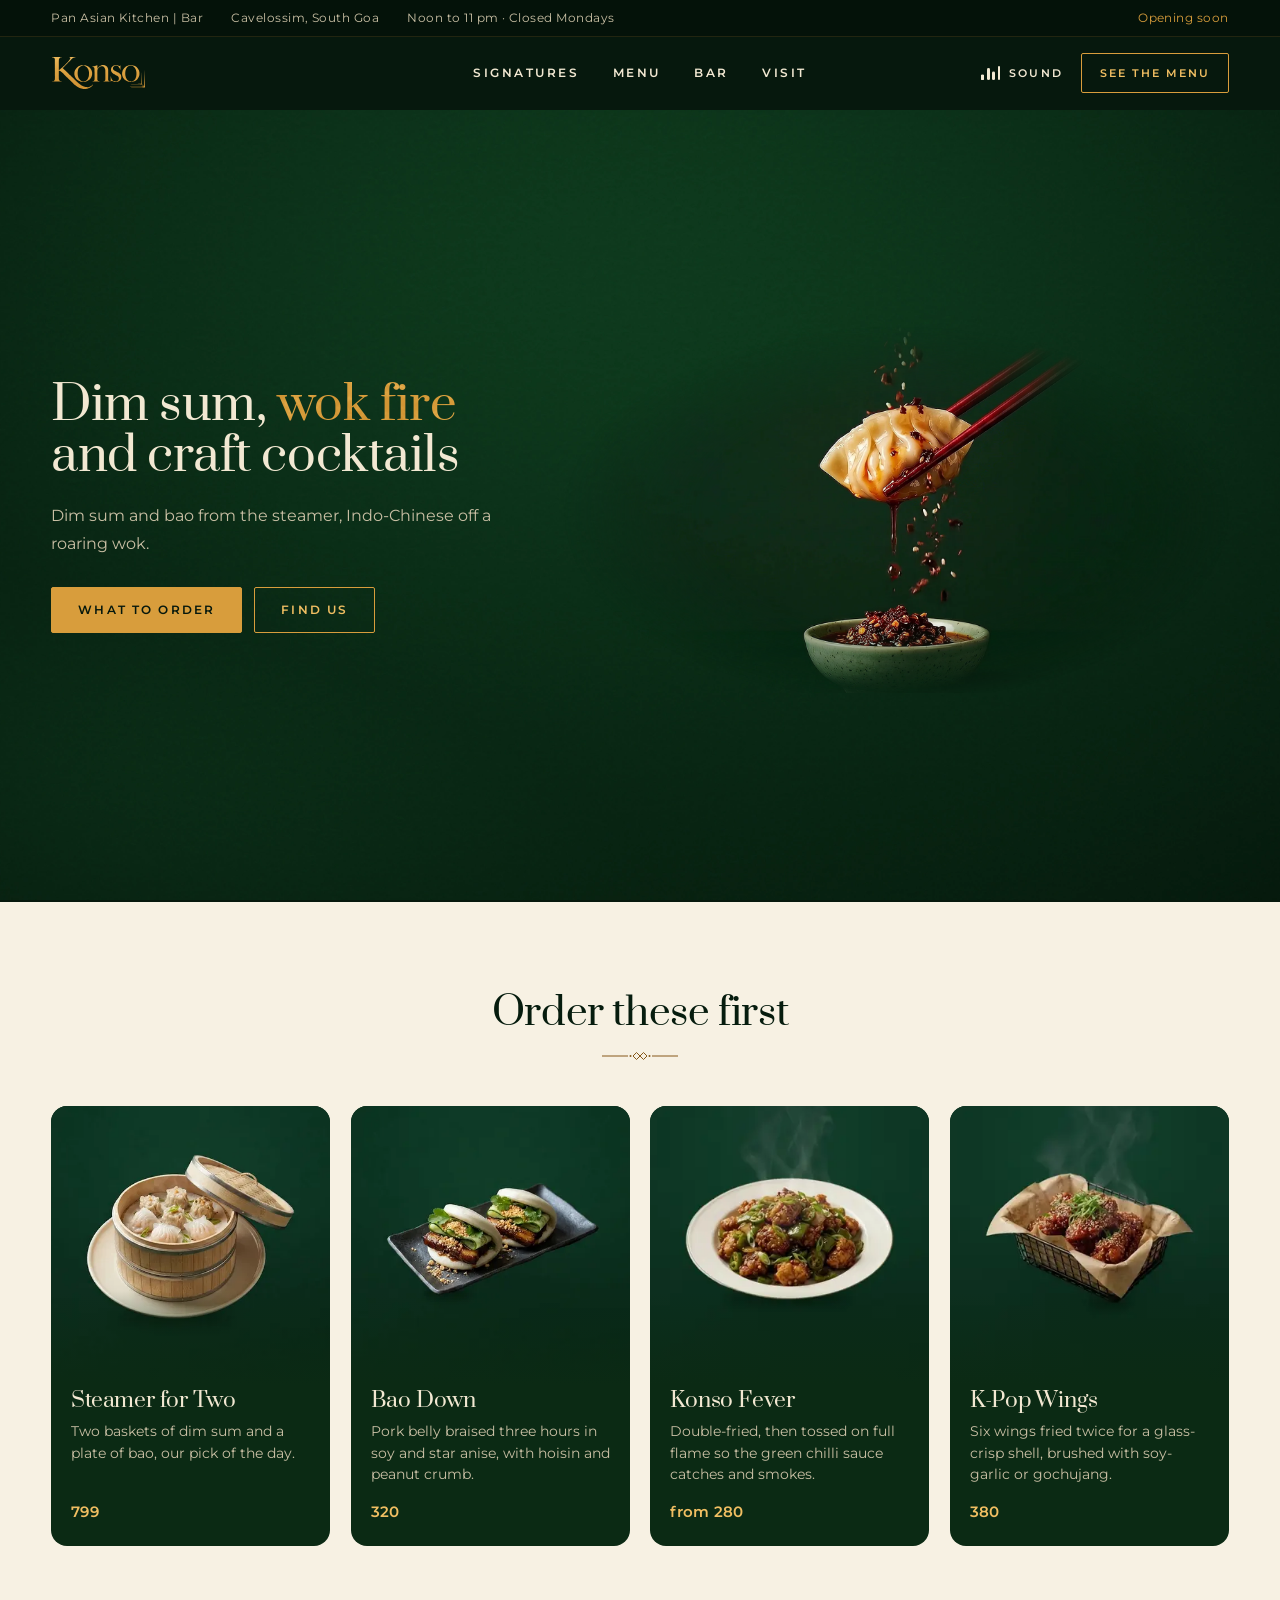
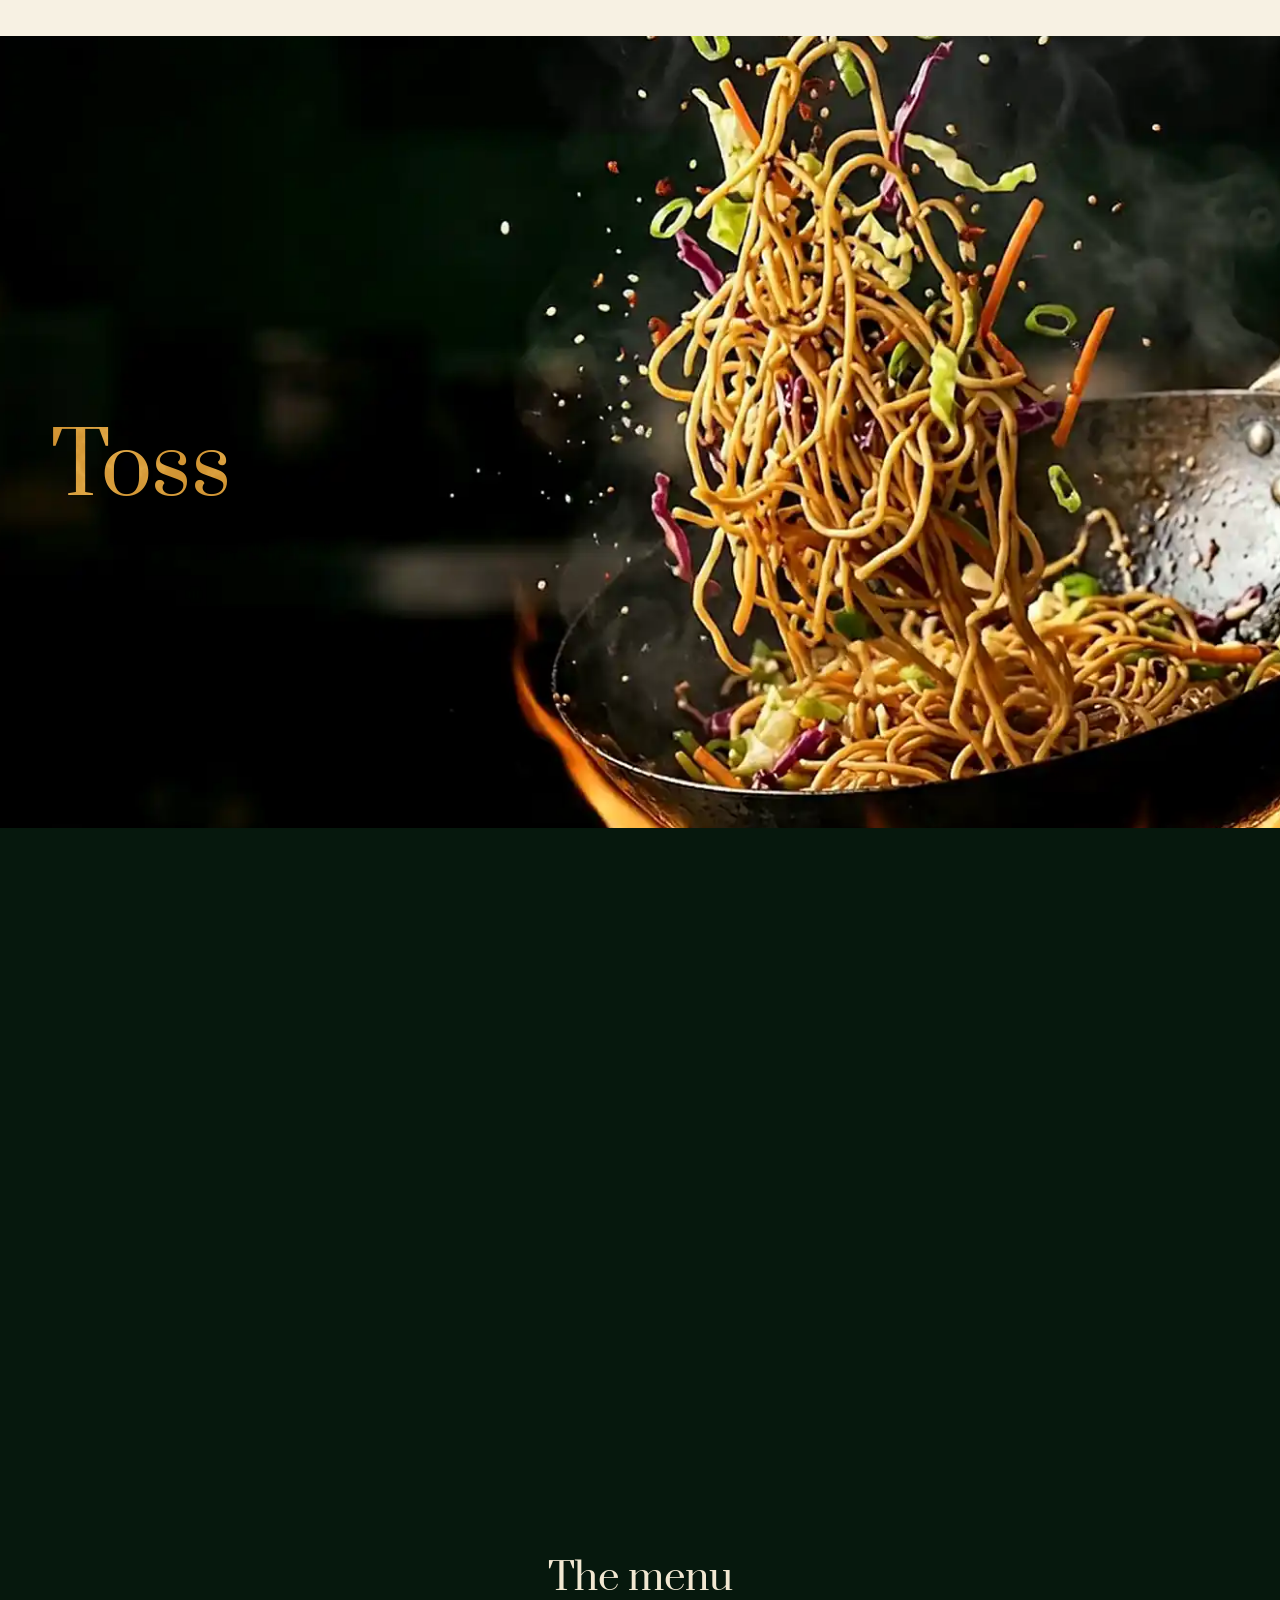
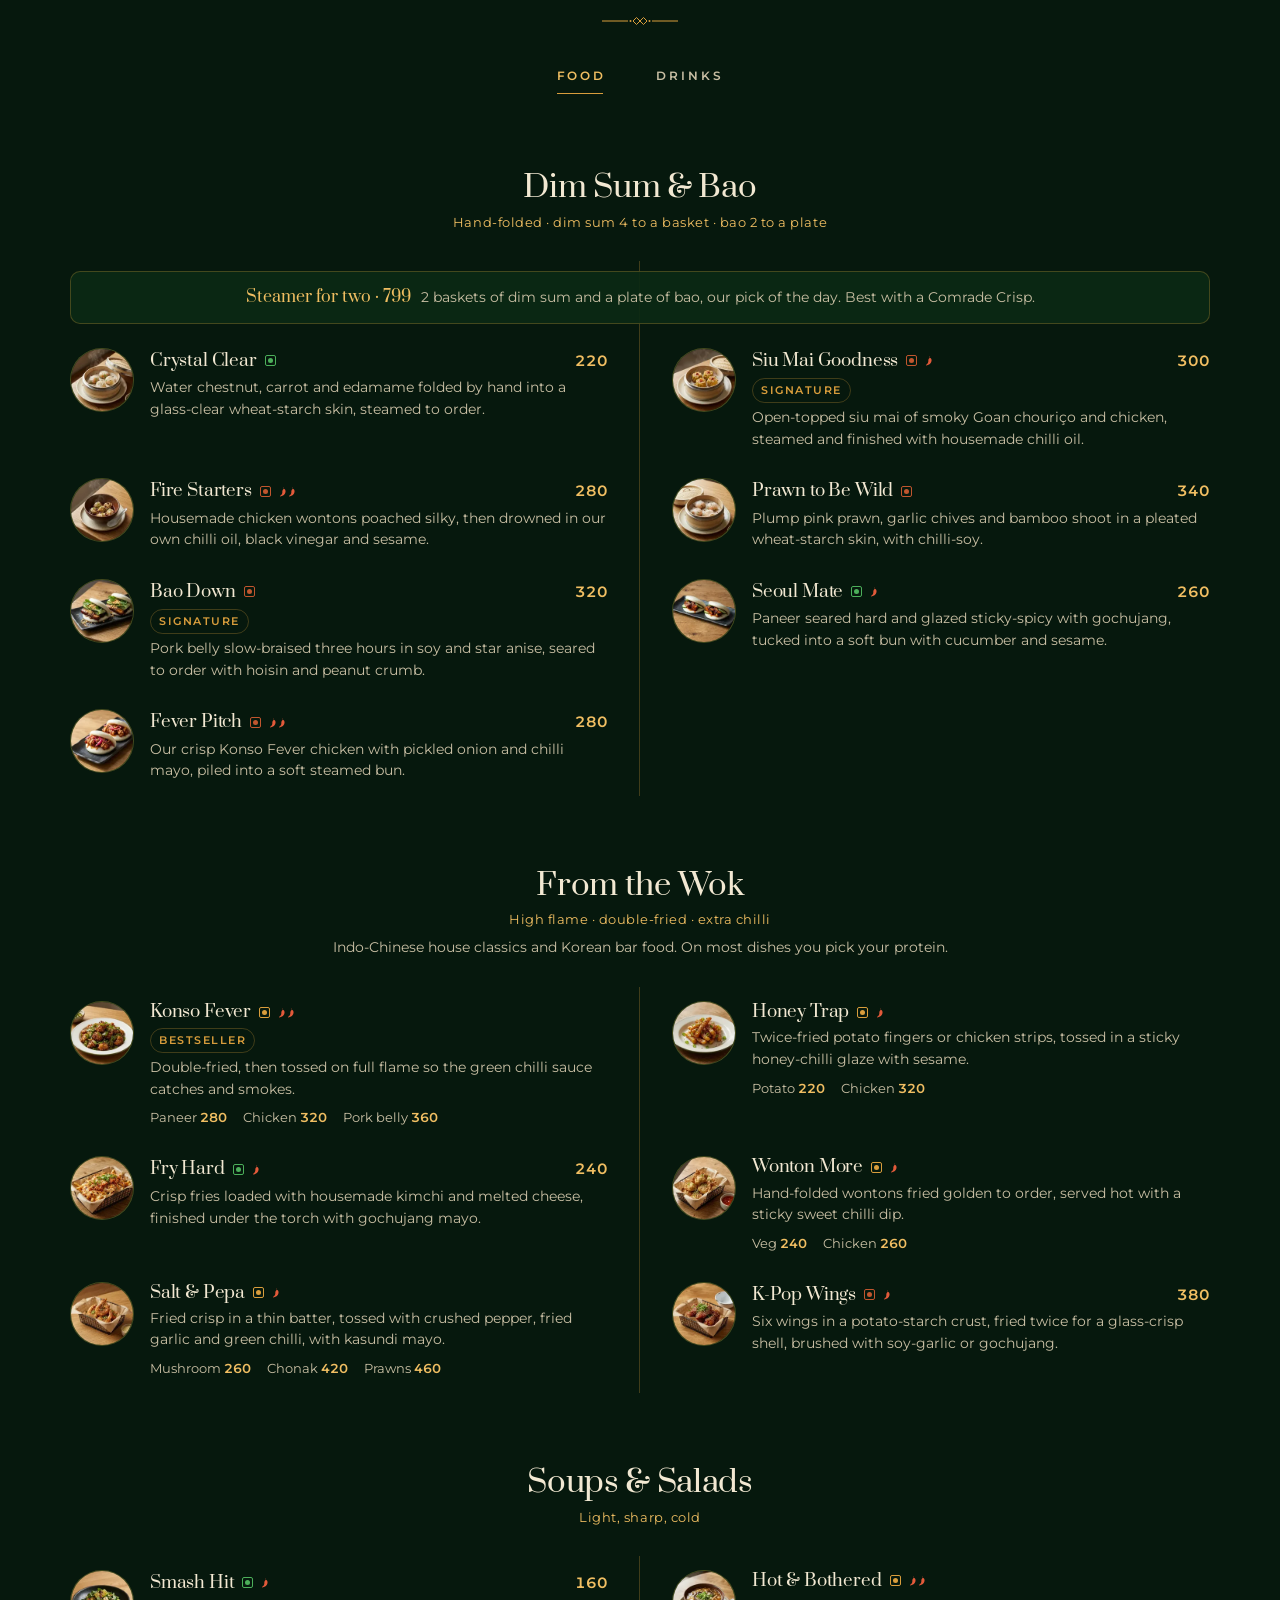
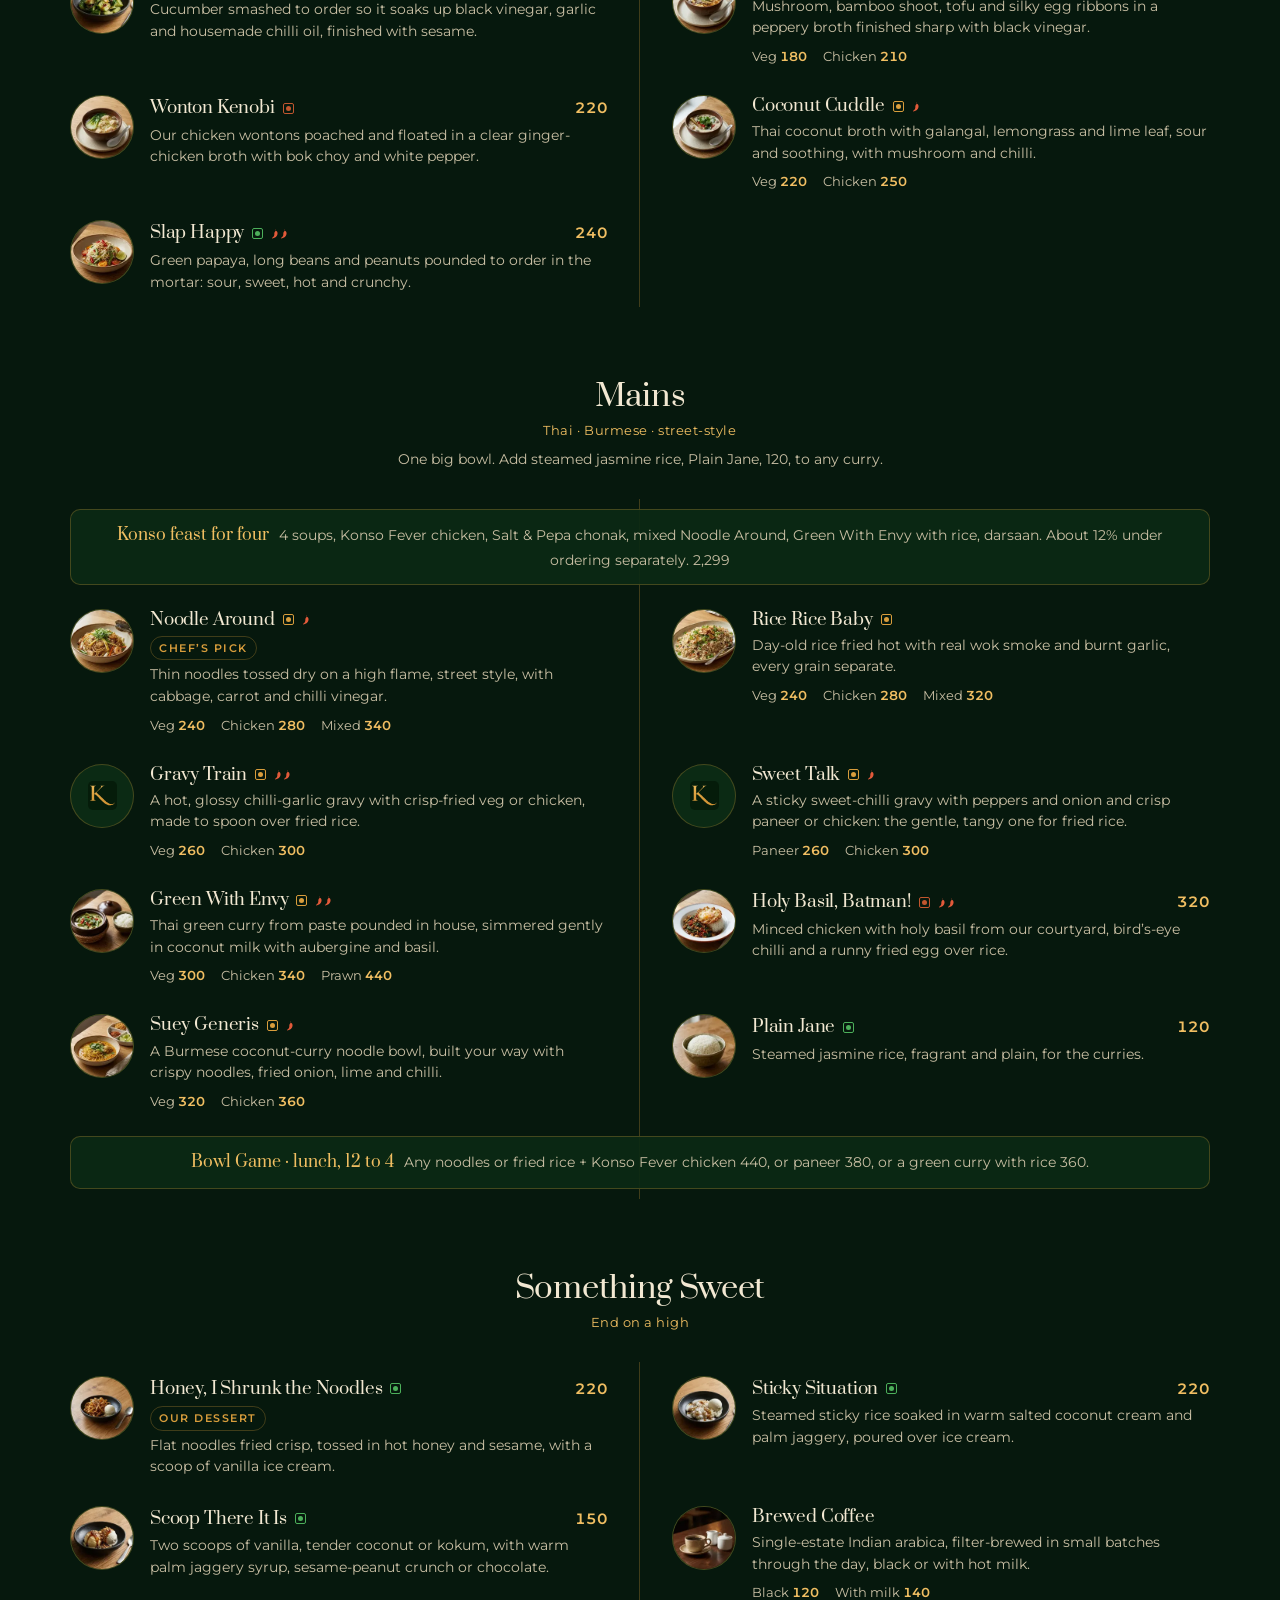
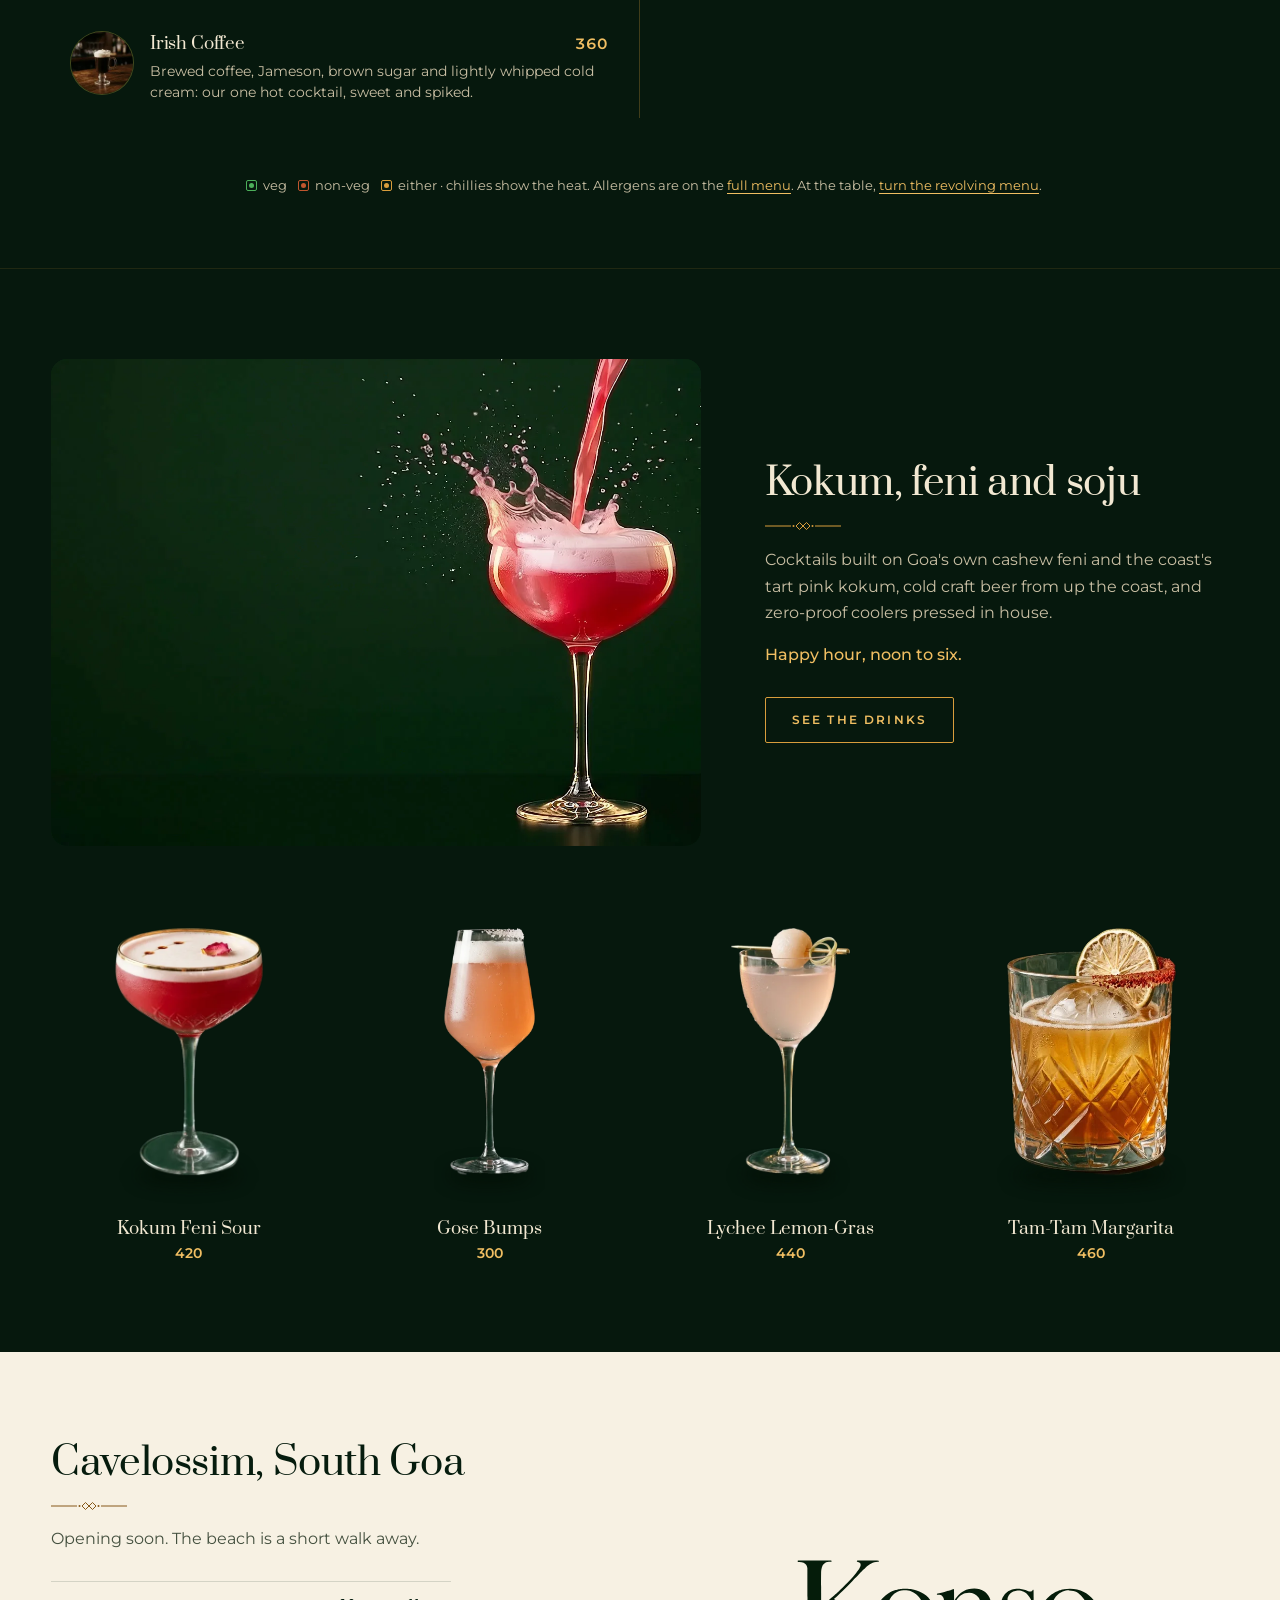
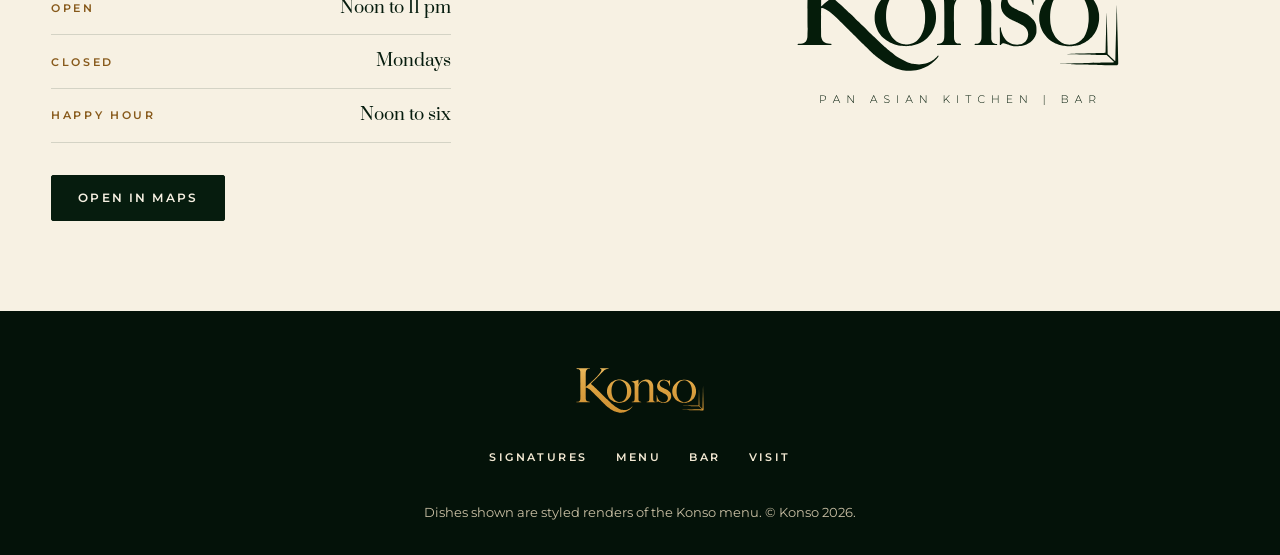
<file: index.html>
<!doctype html>
<html lang="en">
<head>
<meta charset="utf-8">
<meta name="viewport" content="width=device-width, initial-scale=1, viewport-fit=cover">
<title>Konso · Pan Asian Kitchen | Bar · Cavelossim, Goa</title>
<meta name="description" content="Konso is a Pan Asian kitchen and bar opening soon in Cavelossim, South Goa: dim sum and bao from the steamer, fire from the wok, craft cocktails at the bar.">
<meta name="theme-color" content="#06180D">
<meta name="format-detection" content="telephone=no">
<meta property="og:title" content="Konso · Pan Asian Kitchen | Bar">
<meta property="og:description" content="Dim sum, wok fire and craft cocktails. Opening soon in Cavelossim, South Goa.">
<meta property="og:url" content="https://singhgenics.github.io/Konso/">
<meta property="og:site_name" content="Konso">
<meta property="og:image" content="https://singhgenics.github.io/Konso/assets/v2/img/share.jpg?v=3">
<meta property="og:image:secure_url" content="https://singhgenics.github.io/Konso/assets/v2/img/share.jpg?v=3">
<meta property="og:image:type" content="image/jpeg">
<meta property="og:image:width" content="1200">
<meta property="og:image:height" content="630">
<meta property="og:image:alt" content="Konso, Pan Asian Kitchen | Bar: a dumpling on crimson chopsticks dripping chilli oil over a bowl of chilli crisp, on bottle green">
<meta name="twitter:image" content="https://singhgenics.github.io/Konso/assets/v2/img/share.jpg?v=3">
<meta name="twitter:title" content="Konso · Pan Asian Kitchen | Bar">
<meta name="twitter:description" content="Dim sum, wok fire and craft cocktails. Opening soon in Cavelossim, South Goa.">
<meta property="og:type" content="website">
<meta name="twitter:card" content="summary_large_image">
<link rel="icon" href="assets/v2/brand/konso-monogram-K-gold.svg?v=4" type="image/svg+xml">
<link rel="preload" href="assets/v2/fonts/Prata-Regular.woff2" as="font" type="font/woff2" crossorigin>
<link rel="preload" href="assets/v2/img/hero-sm.webp" as="image" media="(max-width: 820px)">
<link rel="preload" href="assets/v2/img/hero.webp" as="image" media="(min-width: 821px)">
<link rel="stylesheet" href="assets/v2/konso.css?v=11">
</head>
<body>
<a class="skip" href="#menu">Skip to the menu</a>

<div class="strip">
  <p><span>Pan Asian Kitchen | Bar</span><span>Cavelossim, South Goa</span><span>Noon to 11 pm · Closed Mondays</span></p>
  <p class="strip__end">Opening soon</p>
</div>

<header class="bar" id="top">
  <a class="bar__mark" href="#top" aria-label="Konso, back to the top"><img src="assets/v2/brand/konso-wordmark-gold-tight.svg?v=4" alt="Konso" width="762" height="272"></a>
  <nav class="bar__links" aria-label="Sections">
    <a href="#signatures">Signatures</a><a href="#menu">Menu</a><a href="#bar">Bar</a><a href="#find">Visit</a>
  </nav>
  <div class="bar__end"><button class="sound" type="button" aria-pressed="false" aria-label="Play music"><span class="sound__eq" aria-hidden="true"><i></i><i></i><i></i><i></i></span><span class="sound__label">Sound</span></button><a class="btn btn--line" href="#menu">See the menu</a></div>
</header>

<main>
  <!-- Hero: words on the left, the dumpling on the right -->
  <section class="hero" aria-labelledby="hero-title">
    <div class="hero__text">
      <h1 class="hero__title" id="hero-title">Dim sum, <span class="foil">wok fire</span> and craft cocktails</h1>
      <p class="hero__lede">Dim sum and bao from the steamer, Indo-Chinese off a roaring wok.</p>
      <div class="hero__cta"><a class="btn" href="#signatures">What to order</a><a class="btn btn--line" href="#find">Find us</a></div>
    </div>
    <div class="hero__pic">
      <video class="hero__media" muted loop playsinline preload="auto" poster="assets/v2/img/hero-sm.webp" data-poster="assets/v2/img/hero.webp" data-src="assets/v2/video/hero.mp4" data-src-sm="assets/v2/video/hero-sm.mp4" aria-hidden="true"></video>
    </div>
  </section>

  <!-- Signatures: four dark cards on cream -->
  <section class="light sig" id="signatures" aria-labelledby="sig-title">
    <header class="head">
      <h2 id="sig-title">Order these first</h2>
      <span class="orn" aria-hidden="true"></span>
    </header>
    <div class="cards">
      <article class="card">
        <div class="card__pic">
          <img src="assets/v2/img/clip-steamer.webp?v=2" srcset="assets/v2/img/clip-steamer-sm.webp?v=2 720w, assets/v2/img/clip-steamer.webp?v=2 1280w" sizes="(max-width: 820px) 80vw, 24vw" alt="Bamboo steamer of siu mai and crystal dumplings" width="1280" height="720" loading="lazy" decoding="async">
          <video muted loop playsinline preload="none" data-src="assets/v2/video/steamer.mp4?v=2" aria-hidden="true"></video>
        </div>
        <div class="card__body"><h3>Steamer for Two</h3><p>Two baskets of dim sum and a plate of bao, our pick of the day.</p><p class="card__price" data-dish="Steamer for two">799</p></div>
      </article>
      <article class="card">
        <div class="card__pic">
          <img src="assets/v2/img/clip-baodown.webp?v=2" srcset="assets/v2/img/clip-baodown-sm.webp?v=2 720w, assets/v2/img/clip-baodown.webp?v=2 1280w" sizes="(max-width: 820px) 80vw, 24vw" alt="Two pork belly bao with cucumber and peanut crumb" width="1280" height="720" loading="lazy" decoding="async">
          <video muted loop playsinline preload="none" data-src="assets/v2/video/baodown.mp4?v=2" aria-hidden="true"></video>
        </div>
        <div class="card__body"><h3>Bao Down</h3><p>Pork belly braised three hours in soy and star anise, with hoisin and peanut crumb.</p><p class="card__price" data-dish="Bao Down">320</p></div>
      </article>
      <article class="card">
        <div class="card__pic">
          <img src="assets/v2/img/card-fever.webp?v=2" srcset="assets/v2/img/card-fever-sm.webp?v=2 720w, assets/v2/img/card-fever.webp?v=2 1200w" sizes="(max-width: 820px) 80vw, 24vw" alt="Konso Fever chicken tossed with green chillies" width="1200" height="675" loading="lazy" decoding="async">
          <video muted loop playsinline preload="none" data-src="assets/v2/video/fever.mp4?v=2" aria-hidden="true"></video>
        </div>
        <div class="card__body"><h3>Konso Fever</h3><p>Double-fried, then tossed on full flame so the green chilli sauce catches and smokes.</p><p class="card__price" data-dish="Konso Fever">from 280</p></div>
      </article>
      <article class="card">
        <div class="card__pic">
          <img src="assets/v2/img/card-kpop.webp?v=2" srcset="assets/v2/img/card-kpop-sm.webp?v=2 720w, assets/v2/img/card-kpop.webp?v=2 1200w" sizes="(max-width: 820px) 80vw, 24vw" alt="Korean fried wings in a sticky glaze with sesame" width="1200" height="675" loading="lazy" decoding="async">
          <video muted loop playsinline preload="none" data-src="assets/v2/video/kpop.mp4?v=2" aria-hidden="true"></video>
        </div>
        <div class="card__body"><h3>K-Pop Wings</h3><p>Six wings fried twice for a glass-crisp shell, brushed with soy-garlic or gochujang.</p><p class="card__price" data-dish="K-Pop Wings">380</p></div>
      </article>
    </div>
  </section>

  <!-- The wok: one moment, full width -->
  <section class="poster" aria-labelledby="toss-t">
    <video class="poster__media" muted loop playsinline preload="none" data-poster="assets/v2/img/wokstudio.webp?v=4" data-poster-sm="assets/v2/img/wokstudio-sm.webp?v=4" data-src="assets/v2/video/wokstudio.mp4?v=4" data-src-sm="assets/v2/video/wokstudio-sm.mp4?v=4" aria-hidden="true"></video>
    <div class="poster__text">
      <h2 class="poster__word foil" id="toss-t">Toss</h2>
      <p class="poster__cap">Noodle Around, tossed dry on a high flame.</p>
    </div>
  </section>

  <!-- The menu: every dish and price, from the one menu (Garden/menu/build.py via src/menu-sync.py) -->
  <section class="menu" id="menu" aria-labelledby="menu-title">
    <header class="head">
      <h2 id="menu-title">The menu</h2>
      <span class="orn" aria-hidden="true"></span>
    </header>
<!-- menu:start (written by src/menu-sync.py) -->
<div class="mtabs" role="tablist" aria-label="Menu"><button class="mtab" role="tab" id="mt-food" aria-controls="mp-food" aria-selected="true" type="button">Food</button><button class="mtab" role="tab" id="mt-drinks" aria-controls="mp-drinks" aria-selected="false" tabindex="-1" type="button">Drinks</button></div>
<div class="mpanel" id="mp-food" role="tabpanel" aria-labelledby="mt-food"><section class="msec" aria-labelledby="h-dim-sum-bao"><header class="msec__head"><h3 id="h-dim-sum-bao">Dim Sum &amp; Bao</h3><p class="msec__sub">Hand-folded · dim sum 4 to a basket · bao 2 to a plate</p></header><ul class="mlist"><li class="mi mi--note"><p><strong>Steamer for two · 799</strong> 2 baskets of dim sum and a plate of bao, our pick of the day. Best with a Comrade Crisp.</p></li><li class="mi"><img class="mi__img" src="assets/menu/thumb/crystal.webp" alt="" width="80" height="80" loading="lazy" decoding="async"><div class="mi__body"><div class="mi__top"><h4 class="mi__name">Crystal Clear<span class="diet diet-veg" title="Vegetarian"><span class="sr">Vegetarian</span></span></h4><p class="mi__price">220</p></div><p class="mi__desc">Water chestnut, carrot and edamame folded by hand into a glass-clear wheat-starch skin, steamed to order.</p></div></li><li class="mi"><img class="mi__img" src="assets/menu/thumb/siumai.webp" alt="" width="80" height="80" loading="lazy" decoding="async"><div class="mi__body"><div class="mi__top"><h4 class="mi__name">Siu Mai Goodness<span class="diet diet-nonveg" title="Non-vegetarian"><span class="sr">Non-vegetarian</span></span><span class="heat" title="Heat 1 of 3"><span class="sr">Heat 1 of 3</span><svg viewBox="0 0 12 16" aria-hidden="true"><path d="M7.5 1.2c.3 1-.1 1.8-.9 2.3 2.4.6 3.6 2.6 3.2 5.4-.5 3.3-3.3 6.1-7.6 6.5-.7.1-1-.6-.4-1 2.5-1.6 3.4-3.9 3.2-6.2-.1-1.6.6-3.2 2-4.1-.4-.6-.4-1.4.1-2 .2-.4.4-.6.4-.9z"/></svg></span></h4><p class="mi__price">300</p></div><span class="mi__tag">Signature</span><p class="mi__desc">Open-topped siu mai of smoky Goan chouriço and chicken, steamed and finished with housemade chilli oil.</p></div></li><li class="mi"><img class="mi__img" src="assets/menu/thumb/firestarters.webp" alt="" width="80" height="80" loading="lazy" decoding="async"><div class="mi__body"><div class="mi__top"><h4 class="mi__name">Fire Starters<span class="diet diet-nonveg" title="Non-vegetarian"><span class="sr">Non-vegetarian</span></span><span class="heat" title="Heat 2 of 3"><span class="sr">Heat 2 of 3</span><svg viewBox="0 0 12 16" aria-hidden="true"><path d="M7.5 1.2c.3 1-.1 1.8-.9 2.3 2.4.6 3.6 2.6 3.2 5.4-.5 3.3-3.3 6.1-7.6 6.5-.7.1-1-.6-.4-1 2.5-1.6 3.4-3.9 3.2-6.2-.1-1.6.6-3.2 2-4.1-.4-.6-.4-1.4.1-2 .2-.4.4-.6.4-.9z"/></svg><svg viewBox="0 0 12 16" aria-hidden="true"><path d="M7.5 1.2c.3 1-.1 1.8-.9 2.3 2.4.6 3.6 2.6 3.2 5.4-.5 3.3-3.3 6.1-7.6 6.5-.7.1-1-.6-.4-1 2.5-1.6 3.4-3.9 3.2-6.2-.1-1.6.6-3.2 2-4.1-.4-.6-.4-1.4.1-2 .2-.4.4-.6.4-.9z"/></svg></span></h4><p class="mi__price">280</p></div><p class="mi__desc">Housemade chicken wontons poached silky, then drowned in our own chilli oil, black vinegar and sesame.</p></div></li><li class="mi"><img class="mi__img" src="assets/menu/thumb/prawndump.webp" alt="" width="80" height="80" loading="lazy" decoding="async"><div class="mi__body"><div class="mi__top"><h4 class="mi__name">Prawn to Be Wild<span class="diet diet-nonveg" title="Non-vegetarian"><span class="sr">Non-vegetarian</span></span></h4><p class="mi__price">340</p></div><p class="mi__desc">Plump pink prawn, garlic chives and bamboo shoot in a pleated wheat-starch skin, with chilli-soy.</p></div></li><li class="mi"><img class="mi__img" src="assets/menu/thumb/baodown.webp" alt="" width="80" height="80" loading="lazy" decoding="async"><div class="mi__body"><div class="mi__top"><h4 class="mi__name">Bao Down<span class="diet diet-nonveg" title="Non-vegetarian"><span class="sr">Non-vegetarian</span></span></h4><p class="mi__price">320</p></div><span class="mi__tag">Signature</span><p class="mi__desc">Pork belly slow-braised three hours in soy and star anise, seared to order with hoisin and peanut crumb.</p></div></li><li class="mi"><img class="mi__img" src="assets/menu/thumb/seoulmate.webp" alt="" width="80" height="80" loading="lazy" decoding="async"><div class="mi__body"><div class="mi__top"><h4 class="mi__name">Seoul Mate<span class="diet diet-veg" title="Vegetarian"><span class="sr">Vegetarian</span></span><span class="heat" title="Heat 1 of 3"><span class="sr">Heat 1 of 3</span><svg viewBox="0 0 12 16" aria-hidden="true"><path d="M7.5 1.2c.3 1-.1 1.8-.9 2.3 2.4.6 3.6 2.6 3.2 5.4-.5 3.3-3.3 6.1-7.6 6.5-.7.1-1-.6-.4-1 2.5-1.6 3.4-3.9 3.2-6.2-.1-1.6.6-3.2 2-4.1-.4-.6-.4-1.4.1-2 .2-.4.4-.6.4-.9z"/></svg></span></h4><p class="mi__price">260</p></div><p class="mi__desc">Paneer seared hard and glazed sticky-spicy with gochujang, tucked into a soft bun with cucumber and sesame.</p></div></li><li class="mi"><img class="mi__img" src="assets/menu/thumb/feverpitch.webp" alt="" width="80" height="80" loading="lazy" decoding="async"><div class="mi__body"><div class="mi__top"><h4 class="mi__name">Fever Pitch<span class="diet diet-nonveg" title="Non-vegetarian"><span class="sr">Non-vegetarian</span></span><span class="heat" title="Heat 2 of 3"><span class="sr">Heat 2 of 3</span><svg viewBox="0 0 12 16" aria-hidden="true"><path d="M7.5 1.2c.3 1-.1 1.8-.9 2.3 2.4.6 3.6 2.6 3.2 5.4-.5 3.3-3.3 6.1-7.6 6.5-.7.1-1-.6-.4-1 2.5-1.6 3.4-3.9 3.2-6.2-.1-1.6.6-3.2 2-4.1-.4-.6-.4-1.4.1-2 .2-.4.4-.6.4-.9z"/></svg><svg viewBox="0 0 12 16" aria-hidden="true"><path d="M7.5 1.2c.3 1-.1 1.8-.9 2.3 2.4.6 3.6 2.6 3.2 5.4-.5 3.3-3.3 6.1-7.6 6.5-.7.1-1-.6-.4-1 2.5-1.6 3.4-3.9 3.2-6.2-.1-1.6.6-3.2 2-4.1-.4-.6-.4-1.4.1-2 .2-.4.4-.6.4-.9z"/></svg></span></h4><p class="mi__price">280</p></div><p class="mi__desc">Our crisp Konso Fever chicken with pickled onion and chilli mayo, piled into a soft steamed bun.</p></div></li></ul></section><section class="msec" aria-labelledby="h-from-the-wok"><header class="msec__head"><h3 id="h-from-the-wok">From the Wok</h3><p class="msec__sub">High flame · double-fried · extra chilli</p><p class="msec__lede">Indo-Chinese house classics and Korean bar food. On most dishes you pick your protein.</p></header><ul class="mlist"><li class="mi"><img class="mi__img" src="assets/menu/thumb/cabinfever.webp" alt="" width="80" height="80" loading="lazy" decoding="async"><div class="mi__body"><div class="mi__top"><h4 class="mi__name">Konso Fever<span class="diet diet-both" title="Veg or non-veg"><span class="sr">Veg or non-veg</span></span><span class="heat" title="Heat 2 of 3"><span class="sr">Heat 2 of 3</span><svg viewBox="0 0 12 16" aria-hidden="true"><path d="M7.5 1.2c.3 1-.1 1.8-.9 2.3 2.4.6 3.6 2.6 3.2 5.4-.5 3.3-3.3 6.1-7.6 6.5-.7.1-1-.6-.4-1 2.5-1.6 3.4-3.9 3.2-6.2-.1-1.6.6-3.2 2-4.1-.4-.6-.4-1.4.1-2 .2-.4.4-.6.4-.9z"/></svg><svg viewBox="0 0 12 16" aria-hidden="true"><path d="M7.5 1.2c.3 1-.1 1.8-.9 2.3 2.4.6 3.6 2.6 3.2 5.4-.5 3.3-3.3 6.1-7.6 6.5-.7.1-1-.6-.4-1 2.5-1.6 3.4-3.9 3.2-6.2-.1-1.6.6-3.2 2-4.1-.4-.6-.4-1.4.1-2 .2-.4.4-.6.4-.9z"/></svg></span></h4></div><span class="mi__tag">Bestseller</span><p class="mi__desc">Double-fried, then tossed on full flame so the green chilli sauce catches and smokes.</p><p class="mi__opts"><span>Paneer <b>280</b></span><span>Chicken <b>320</b></span><span>Pork belly <b>360</b></span></p></div></li><li class="mi"><img class="mi__img" src="assets/menu/thumb/honeytrap.webp" alt="" width="80" height="80" loading="lazy" decoding="async"><div class="mi__body"><div class="mi__top"><h4 class="mi__name">Honey Trap<span class="diet diet-both" title="Veg or non-veg"><span class="sr">Veg or non-veg</span></span><span class="heat" title="Heat 1 of 3"><span class="sr">Heat 1 of 3</span><svg viewBox="0 0 12 16" aria-hidden="true"><path d="M7.5 1.2c.3 1-.1 1.8-.9 2.3 2.4.6 3.6 2.6 3.2 5.4-.5 3.3-3.3 6.1-7.6 6.5-.7.1-1-.6-.4-1 2.5-1.6 3.4-3.9 3.2-6.2-.1-1.6.6-3.2 2-4.1-.4-.6-.4-1.4.1-2 .2-.4.4-.6.4-.9z"/></svg></span></h4></div><p class="mi__desc">Twice-fried potato fingers or chicken strips, tossed in a sticky honey-chilli glaze with sesame.</p><p class="mi__opts"><span>Potato <b>220</b></span><span>Chicken <b>320</b></span></p></div></li><li class="mi"><img class="mi__img" src="assets/menu/thumb/fryhard.webp" alt="" width="80" height="80" loading="lazy" decoding="async"><div class="mi__body"><div class="mi__top"><h4 class="mi__name">Fry Hard<span class="diet diet-veg" title="Vegetarian"><span class="sr">Vegetarian</span></span><span class="heat" title="Heat 1 of 3"><span class="sr">Heat 1 of 3</span><svg viewBox="0 0 12 16" aria-hidden="true"><path d="M7.5 1.2c.3 1-.1 1.8-.9 2.3 2.4.6 3.6 2.6 3.2 5.4-.5 3.3-3.3 6.1-7.6 6.5-.7.1-1-.6-.4-1 2.5-1.6 3.4-3.9 3.2-6.2-.1-1.6.6-3.2 2-4.1-.4-.6-.4-1.4.1-2 .2-.4.4-.6.4-.9z"/></svg></span></h4><p class="mi__price">240</p></div><p class="mi__desc">Crisp fries loaded with housemade kimchi and melted cheese, finished under the torch with gochujang mayo.</p></div></li><li class="mi"><img class="mi__img" src="assets/menu/thumb/wontonmore.webp" alt="" width="80" height="80" loading="lazy" decoding="async"><div class="mi__body"><div class="mi__top"><h4 class="mi__name">Wonton More<span class="diet diet-both" title="Veg or non-veg"><span class="sr">Veg or non-veg</span></span><span class="heat" title="Heat 1 of 3"><span class="sr">Heat 1 of 3</span><svg viewBox="0 0 12 16" aria-hidden="true"><path d="M7.5 1.2c.3 1-.1 1.8-.9 2.3 2.4.6 3.6 2.6 3.2 5.4-.5 3.3-3.3 6.1-7.6 6.5-.7.1-1-.6-.4-1 2.5-1.6 3.4-3.9 3.2-6.2-.1-1.6.6-3.2 2-4.1-.4-.6-.4-1.4.1-2 .2-.4.4-.6.4-.9z"/></svg></span></h4></div><p class="mi__desc">Hand-folded wontons fried golden to order, served hot with a sticky sweet chilli dip.</p><p class="mi__opts"><span>Veg <b>240</b></span><span>Chicken <b>260</b></span></p></div></li><li class="mi"><img class="mi__img" src="assets/menu/thumb/saltpepa.webp" alt="" width="80" height="80" loading="lazy" decoding="async"><div class="mi__body"><div class="mi__top"><h4 class="mi__name">Salt &amp; Pepa<span class="diet diet-both" title="Veg or non-veg"><span class="sr">Veg or non-veg</span></span><span class="heat" title="Heat 1 of 3"><span class="sr">Heat 1 of 3</span><svg viewBox="0 0 12 16" aria-hidden="true"><path d="M7.5 1.2c.3 1-.1 1.8-.9 2.3 2.4.6 3.6 2.6 3.2 5.4-.5 3.3-3.3 6.1-7.6 6.5-.7.1-1-.6-.4-1 2.5-1.6 3.4-3.9 3.2-6.2-.1-1.6.6-3.2 2-4.1-.4-.6-.4-1.4.1-2 .2-.4.4-.6.4-.9z"/></svg></span></h4></div><p class="mi__desc">Fried crisp in a thin batter, tossed with crushed pepper, fried garlic and green chilli, with kasundi mayo.</p><p class="mi__opts"><span>Mushroom <b>260</b></span><span>Chonak <b>420</b></span><span>Prawns <b>460</b></span></p></div></li><li class="mi"><img class="mi__img" src="assets/menu/thumb/kpop.webp" alt="" width="80" height="80" loading="lazy" decoding="async"><div class="mi__body"><div class="mi__top"><h4 class="mi__name">K-Pop Wings<span class="diet diet-nonveg" title="Non-vegetarian"><span class="sr">Non-vegetarian</span></span><span class="heat" title="Heat 1 of 3"><span class="sr">Heat 1 of 3</span><svg viewBox="0 0 12 16" aria-hidden="true"><path d="M7.5 1.2c.3 1-.1 1.8-.9 2.3 2.4.6 3.6 2.6 3.2 5.4-.5 3.3-3.3 6.1-7.6 6.5-.7.1-1-.6-.4-1 2.5-1.6 3.4-3.9 3.2-6.2-.1-1.6.6-3.2 2-4.1-.4-.6-.4-1.4.1-2 .2-.4.4-.6.4-.9z"/></svg></span></h4><p class="mi__price">380</p></div><p class="mi__desc">Six wings in a potato-starch crust, fried twice for a glass-crisp shell, brushed with soy-garlic or gochujang.</p></div></li></ul></section><section class="msec" aria-labelledby="h-soups-salads"><header class="msec__head"><h3 id="h-soups-salads">Soups &amp; Salads</h3><p class="msec__sub">Light, sharp, cold</p></header><ul class="mlist"><li class="mi"><img class="mi__img" src="assets/menu/thumb/smashhit.webp" alt="" width="80" height="80" loading="lazy" decoding="async"><div class="mi__body"><div class="mi__top"><h4 class="mi__name">Smash Hit<span class="diet diet-veg" title="Vegetarian"><span class="sr">Vegetarian</span></span><span class="heat" title="Heat 1 of 3"><span class="sr">Heat 1 of 3</span><svg viewBox="0 0 12 16" aria-hidden="true"><path d="M7.5 1.2c.3 1-.1 1.8-.9 2.3 2.4.6 3.6 2.6 3.2 5.4-.5 3.3-3.3 6.1-7.6 6.5-.7.1-1-.6-.4-1 2.5-1.6 3.4-3.9 3.2-6.2-.1-1.6.6-3.2 2-4.1-.4-.6-.4-1.4.1-2 .2-.4.4-.6.4-.9z"/></svg></span></h4><p class="mi__price">160</p></div><p class="mi__desc">Cucumber smashed to order so it soaks up black vinegar, garlic and housemade chilli oil, finished with sesame.</p></div></li><li class="mi"><img class="mi__img" src="assets/menu/thumb/hotsour.webp" alt="" width="80" height="80" loading="lazy" decoding="async"><div class="mi__body"><div class="mi__top"><h4 class="mi__name">Hot &amp; Bothered<span class="diet diet-both" title="Veg or non-veg"><span class="sr">Veg or non-veg</span></span><span class="heat" title="Heat 2 of 3"><span class="sr">Heat 2 of 3</span><svg viewBox="0 0 12 16" aria-hidden="true"><path d="M7.5 1.2c.3 1-.1 1.8-.9 2.3 2.4.6 3.6 2.6 3.2 5.4-.5 3.3-3.3 6.1-7.6 6.5-.7.1-1-.6-.4-1 2.5-1.6 3.4-3.9 3.2-6.2-.1-1.6.6-3.2 2-4.1-.4-.6-.4-1.4.1-2 .2-.4.4-.6.4-.9z"/></svg><svg viewBox="0 0 12 16" aria-hidden="true"><path d="M7.5 1.2c.3 1-.1 1.8-.9 2.3 2.4.6 3.6 2.6 3.2 5.4-.5 3.3-3.3 6.1-7.6 6.5-.7.1-1-.6-.4-1 2.5-1.6 3.4-3.9 3.2-6.2-.1-1.6.6-3.2 2-4.1-.4-.6-.4-1.4.1-2 .2-.4.4-.6.4-.9z"/></svg></span></h4></div><p class="mi__desc">Mushroom, bamboo shoot, tofu and silky egg ribbons in a peppery broth finished sharp with black vinegar.</p><p class="mi__opts"><span>Veg <b>180</b></span><span>Chicken <b>210</b></span></p></div></li><li class="mi"><img class="mi__img" src="assets/menu/thumb/wonton.webp" alt="" width="80" height="80" loading="lazy" decoding="async"><div class="mi__body"><div class="mi__top"><h4 class="mi__name">Wonton Kenobi<span class="diet diet-nonveg" title="Non-vegetarian"><span class="sr">Non-vegetarian</span></span></h4><p class="mi__price">220</p></div><p class="mi__desc">Our chicken wontons poached and floated in a clear ginger-chicken broth with bok choy and white pepper.</p></div></li><li class="mi"><img class="mi__img" src="assets/menu/thumb/tomkha.webp" alt="" width="80" height="80" loading="lazy" decoding="async"><div class="mi__body"><div class="mi__top"><h4 class="mi__name">Coconut Cuddle<span class="diet diet-both" title="Veg or non-veg"><span class="sr">Veg or non-veg</span></span><span class="heat" title="Heat 1 of 3"><span class="sr">Heat 1 of 3</span><svg viewBox="0 0 12 16" aria-hidden="true"><path d="M7.5 1.2c.3 1-.1 1.8-.9 2.3 2.4.6 3.6 2.6 3.2 5.4-.5 3.3-3.3 6.1-7.6 6.5-.7.1-1-.6-.4-1 2.5-1.6 3.4-3.9 3.2-6.2-.1-1.6.6-3.2 2-4.1-.4-.6-.4-1.4.1-2 .2-.4.4-.6.4-.9z"/></svg></span></h4></div><p class="mi__desc">Thai coconut broth with galangal, lemongrass and lime leaf, sour and soothing, with mushroom and chilli.</p><p class="mi__opts"><span>Veg <b>220</b></span><span>Chicken <b>250</b></span></p></div></li><li class="mi"><img class="mi__img" src="assets/menu/thumb/slaphappy.webp" alt="" width="80" height="80" loading="lazy" decoding="async"><div class="mi__body"><div class="mi__top"><h4 class="mi__name">Slap Happy<span class="diet diet-veg" title="Vegetarian"><span class="sr">Vegetarian</span></span><span class="heat" title="Heat 2 of 3"><span class="sr">Heat 2 of 3</span><svg viewBox="0 0 12 16" aria-hidden="true"><path d="M7.5 1.2c.3 1-.1 1.8-.9 2.3 2.4.6 3.6 2.6 3.2 5.4-.5 3.3-3.3 6.1-7.6 6.5-.7.1-1-.6-.4-1 2.5-1.6 3.4-3.9 3.2-6.2-.1-1.6.6-3.2 2-4.1-.4-.6-.4-1.4.1-2 .2-.4.4-.6.4-.9z"/></svg><svg viewBox="0 0 12 16" aria-hidden="true"><path d="M7.5 1.2c.3 1-.1 1.8-.9 2.3 2.4.6 3.6 2.6 3.2 5.4-.5 3.3-3.3 6.1-7.6 6.5-.7.1-1-.6-.4-1 2.5-1.6 3.4-3.9 3.2-6.2-.1-1.6.6-3.2 2-4.1-.4-.6-.4-1.4.1-2 .2-.4.4-.6.4-.9z"/></svg></span></h4><p class="mi__price">240</p></div><p class="mi__desc">Green papaya, long beans and peanuts pounded to order in the mortar: sour, sweet, hot and crunchy.</p></div></li></ul></section><section class="msec" aria-labelledby="h-mains"><header class="msec__head"><h3 id="h-mains">Mains</h3><p class="msec__sub">Thai · Burmese · street-style</p><p class="msec__lede">One big bowl. Add steamed jasmine rice, Plain Jane, 120, to any curry.</p></header><ul class="mlist"><li class="mi mi--note"><p><strong>Konso feast for four</strong> 4 soups, Konso Fever chicken, Salt &amp; Pepa chonak, mixed Noodle Around, Green With Envy with rice, darsaan. About 12% under ordering separately. 2,299</p></li><li class="mi"><img class="mi__img" src="assets/menu/thumb/noodlearound.webp" alt="" width="80" height="80" loading="lazy" decoding="async"><div class="mi__body"><div class="mi__top"><h4 class="mi__name">Noodle Around<span class="diet diet-both" title="Veg or non-veg"><span class="sr">Veg or non-veg</span></span><span class="heat" title="Heat 1 of 3"><span class="sr">Heat 1 of 3</span><svg viewBox="0 0 12 16" aria-hidden="true"><path d="M7.5 1.2c.3 1-.1 1.8-.9 2.3 2.4.6 3.6 2.6 3.2 5.4-.5 3.3-3.3 6.1-7.6 6.5-.7.1-1-.6-.4-1 2.5-1.6 3.4-3.9 3.2-6.2-.1-1.6.6-3.2 2-4.1-.4-.6-.4-1.4.1-2 .2-.4.4-.6.4-.9z"/></svg></span></h4></div><span class="mi__tag">Chef’s pick</span><p class="mi__desc">Thin noodles tossed dry on a high flame, street style, with cabbage, carrot and chilli vinegar.</p><p class="mi__opts"><span>Veg <b>240</b></span><span>Chicken <b>280</b></span><span>Mixed <b>340</b></span></p></div></li><li class="mi"><img class="mi__img" src="assets/menu/thumb/ricebaby.webp" alt="" width="80" height="80" loading="lazy" decoding="async"><div class="mi__body"><div class="mi__top"><h4 class="mi__name">Rice Rice Baby<span class="diet diet-both" title="Veg or non-veg"><span class="sr">Veg or non-veg</span></span></h4></div><p class="mi__desc">Day-old rice fried hot with real wok smoke and burnt garlic, every grain separate.</p><p class="mi__opts"><span>Veg <b>240</b></span><span>Chicken <b>280</b></span><span>Mixed <b>320</b></span></p></div></li><li class="mi"><span class="mi__img mi__img--k" aria-hidden="true"></span><div class="mi__body"><div class="mi__top"><h4 class="mi__name">Gravy Train<span class="diet diet-both" title="Veg or non-veg"><span class="sr">Veg or non-veg</span></span><span class="heat" title="Heat 2 of 3"><span class="sr">Heat 2 of 3</span><svg viewBox="0 0 12 16" aria-hidden="true"><path d="M7.5 1.2c.3 1-.1 1.8-.9 2.3 2.4.6 3.6 2.6 3.2 5.4-.5 3.3-3.3 6.1-7.6 6.5-.7.1-1-.6-.4-1 2.5-1.6 3.4-3.9 3.2-6.2-.1-1.6.6-3.2 2-4.1-.4-.6-.4-1.4.1-2 .2-.4.4-.6.4-.9z"/></svg><svg viewBox="0 0 12 16" aria-hidden="true"><path d="M7.5 1.2c.3 1-.1 1.8-.9 2.3 2.4.6 3.6 2.6 3.2 5.4-.5 3.3-3.3 6.1-7.6 6.5-.7.1-1-.6-.4-1 2.5-1.6 3.4-3.9 3.2-6.2-.1-1.6.6-3.2 2-4.1-.4-.6-.4-1.4.1-2 .2-.4.4-.6.4-.9z"/></svg></span></h4></div><p class="mi__desc">A hot, glossy chilli-garlic gravy with crisp-fried veg or chicken, made to spoon over fried rice.</p><p class="mi__opts"><span>Veg <b>260</b></span><span>Chicken <b>300</b></span></p></div></li><li class="mi"><span class="mi__img mi__img--k" aria-hidden="true"></span><div class="mi__body"><div class="mi__top"><h4 class="mi__name">Sweet Talk<span class="diet diet-both" title="Veg or non-veg"><span class="sr">Veg or non-veg</span></span><span class="heat" title="Heat 1 of 3"><span class="sr">Heat 1 of 3</span><svg viewBox="0 0 12 16" aria-hidden="true"><path d="M7.5 1.2c.3 1-.1 1.8-.9 2.3 2.4.6 3.6 2.6 3.2 5.4-.5 3.3-3.3 6.1-7.6 6.5-.7.1-1-.6-.4-1 2.5-1.6 3.4-3.9 3.2-6.2-.1-1.6.6-3.2 2-4.1-.4-.6-.4-1.4.1-2 .2-.4.4-.6.4-.9z"/></svg></span></h4></div><p class="mi__desc">A sticky sweet-chilli gravy with peppers and onion and crisp paneer or chicken: the gentle, tangy one for fried rice.</p><p class="mi__opts"><span>Paneer <b>260</b></span><span>Chicken <b>300</b></span></p></div></li><li class="mi"><img class="mi__img" src="assets/menu/thumb/greencurry.webp" alt="" width="80" height="80" loading="lazy" decoding="async"><div class="mi__body"><div class="mi__top"><h4 class="mi__name">Green With Envy<span class="diet diet-both" title="Veg or non-veg"><span class="sr">Veg or non-veg</span></span><span class="heat" title="Heat 2 of 3"><span class="sr">Heat 2 of 3</span><svg viewBox="0 0 12 16" aria-hidden="true"><path d="M7.5 1.2c.3 1-.1 1.8-.9 2.3 2.4.6 3.6 2.6 3.2 5.4-.5 3.3-3.3 6.1-7.6 6.5-.7.1-1-.6-.4-1 2.5-1.6 3.4-3.9 3.2-6.2-.1-1.6.6-3.2 2-4.1-.4-.6-.4-1.4.1-2 .2-.4.4-.6.4-.9z"/></svg><svg viewBox="0 0 12 16" aria-hidden="true"><path d="M7.5 1.2c.3 1-.1 1.8-.9 2.3 2.4.6 3.6 2.6 3.2 5.4-.5 3.3-3.3 6.1-7.6 6.5-.7.1-1-.6-.4-1 2.5-1.6 3.4-3.9 3.2-6.2-.1-1.6.6-3.2 2-4.1-.4-.6-.4-1.4.1-2 .2-.4.4-.6.4-.9z"/></svg></span></h4></div><p class="mi__desc">Thai green curry from paste pounded in house, simmered gently in coconut milk with aubergine and basil.</p><p class="mi__opts"><span>Veg <b>300</b></span><span>Chicken <b>340</b></span><span>Prawn <b>440</b></span></p></div></li><li class="mi"><img class="mi__img" src="assets/menu/thumb/holybasil.webp" alt="" width="80" height="80" loading="lazy" decoding="async"><div class="mi__body"><div class="mi__top"><h4 class="mi__name">Holy Basil, Batman!<span class="diet diet-nonveg" title="Non-vegetarian"><span class="sr">Non-vegetarian</span></span><span class="heat" title="Heat 2 of 3"><span class="sr">Heat 2 of 3</span><svg viewBox="0 0 12 16" aria-hidden="true"><path d="M7.5 1.2c.3 1-.1 1.8-.9 2.3 2.4.6 3.6 2.6 3.2 5.4-.5 3.3-3.3 6.1-7.6 6.5-.7.1-1-.6-.4-1 2.5-1.6 3.4-3.9 3.2-6.2-.1-1.6.6-3.2 2-4.1-.4-.6-.4-1.4.1-2 .2-.4.4-.6.4-.9z"/></svg><svg viewBox="0 0 12 16" aria-hidden="true"><path d="M7.5 1.2c.3 1-.1 1.8-.9 2.3 2.4.6 3.6 2.6 3.2 5.4-.5 3.3-3.3 6.1-7.6 6.5-.7.1-1-.6-.4-1 2.5-1.6 3.4-3.9 3.2-6.2-.1-1.6.6-3.2 2-4.1-.4-.6-.4-1.4.1-2 .2-.4.4-.6.4-.9z"/></svg></span></h4><p class="mi__price">320</p></div><p class="mi__desc">Minced chicken with holy basil from our courtyard, bird’s-eye chilli and a runny fried egg over rice.</p></div></li><li class="mi"><img class="mi__img" src="assets/menu/thumb/khaosuey.webp" alt="" width="80" height="80" loading="lazy" decoding="async"><div class="mi__body"><div class="mi__top"><h4 class="mi__name">Suey Generis<span class="diet diet-both" title="Veg or non-veg"><span class="sr">Veg or non-veg</span></span><span class="heat" title="Heat 1 of 3"><span class="sr">Heat 1 of 3</span><svg viewBox="0 0 12 16" aria-hidden="true"><path d="M7.5 1.2c.3 1-.1 1.8-.9 2.3 2.4.6 3.6 2.6 3.2 5.4-.5 3.3-3.3 6.1-7.6 6.5-.7.1-1-.6-.4-1 2.5-1.6 3.4-3.9 3.2-6.2-.1-1.6.6-3.2 2-4.1-.4-.6-.4-1.4.1-2 .2-.4.4-.6.4-.9z"/></svg></span></h4></div><p class="mi__desc">A Burmese coconut-curry noodle bowl, built your way with crispy noodles, fried onion, lime and chilli.</p><p class="mi__opts"><span>Veg <b>320</b></span><span>Chicken <b>360</b></span></p></div></li><li class="mi"><img class="mi__img" src="assets/menu/thumb/plainjane.webp" alt="" width="80" height="80" loading="lazy" decoding="async"><div class="mi__body"><div class="mi__top"><h4 class="mi__name">Plain Jane<span class="diet diet-veg" title="Vegetarian"><span class="sr">Vegetarian</span></span></h4><p class="mi__price">120</p></div><p class="mi__desc">Steamed jasmine rice, fragrant and plain, for the curries.</p></div></li><li class="mi mi--note"><p><strong>Bowl Game · lunch, 12 to 4</strong> Any noodles or fried rice + Konso Fever chicken 440, or paneer 380, or a green curry with rice 360.</p></li></ul></section><section class="msec" aria-labelledby="h-something-sweet"><header class="msec__head"><h3 id="h-something-sweet">Something Sweet</h3><p class="msec__sub">End on a high</p></header><ul class="mlist"><li class="mi"><img class="mi__img" src="assets/menu/thumb/darsaan.webp" alt="" width="80" height="80" loading="lazy" decoding="async"><div class="mi__body"><div class="mi__top"><h4 class="mi__name">Honey, I Shrunk the Noodles<span class="diet diet-veg" title="Vegetarian"><span class="sr">Vegetarian</span></span></h4><p class="mi__price">220</p></div><span class="mi__tag">Our dessert</span><p class="mi__desc">Flat noodles fried crisp, tossed in hot honey and sesame, with a scoop of vanilla ice cream.</p></div></li><li class="mi"><img class="mi__img" src="assets/menu/thumb/sticky.webp" alt="" width="80" height="80" loading="lazy" decoding="async"><div class="mi__body"><div class="mi__top"><h4 class="mi__name">Sticky Situation<span class="diet diet-veg" title="Vegetarian"><span class="sr">Vegetarian</span></span></h4><p class="mi__price">220</p></div><p class="mi__desc">Steamed sticky rice soaked in warm salted coconut cream and palm jaggery, poured over ice cream.</p></div></li><li class="mi"><img class="mi__img" src="assets/menu/thumb/scoop.webp" alt="" width="80" height="80" loading="lazy" decoding="async"><div class="mi__body"><div class="mi__top"><h4 class="mi__name">Scoop There It Is<span class="diet diet-veg" title="Vegetarian"><span class="sr">Vegetarian</span></span></h4><p class="mi__price">150</p></div><p class="mi__desc">Two scoops of vanilla, tender coconut or kokum, with warm palm jaggery syrup, sesame-peanut crunch or chocolate.</p></div></li><li class="mi"><img class="mi__img" src="assets/menu/thumb/coffee.webp" alt="" width="80" height="80" loading="lazy" decoding="async"><div class="mi__body"><div class="mi__top"><h4 class="mi__name">Brewed Coffee</h4></div><p class="mi__desc">Single-estate Indian arabica, filter-brewed in small batches through the day, black or with hot milk.</p><p class="mi__opts"><span>Black <b>120</b></span><span>With milk <b>140</b></span></p></div></li><li class="mi"><img class="mi__img" src="assets/menu/thumb/irish.webp" alt="" width="80" height="80" loading="lazy" decoding="async"><div class="mi__body"><div class="mi__top"><h4 class="mi__name">Irish Coffee</h4><p class="mi__price">360</p></div><p class="mi__desc">Brewed coffee, Jameson, brown sugar and lightly whipped cold cream: our one hot cocktail, sweet and spiked.</p></div></li></ul></section></div>
<div class="mpanel" id="mp-drinks" role="tabpanel" aria-labelledby="mt-drinks" hidden><section class="msec" aria-labelledby="h-beer"><header class="msec__head"><h3 id="h-beer">Beer</h3><p class="msec__sub">Cold bottles · craft from up the coast</p></header><ul class="mlist"><li class="mi mi--note"><p><strong>Happy hour 12 to 6</strong> Kings 330 ml 99 (usually 120) Budweiser 330 ml 149 (usually 180)</p></li><li class="mi"><img class="mi__img" src="assets/menu/thumb/pm-bottles.webp" alt="" width="80" height="80" loading="lazy" decoding="async"><div class="mi__body"><div class="mi__top"><h4 class="mi__name">Craft, in the bottle</h4></div><span class="mi__tag">Goa</span><p class="mi__desc">Four bottles from up the coast and beyond, poured into a glass at the table: a crisp rice lager, a pink kokum gose, an IPA and a vanilla porter.</p></div></li><li class="mi"><img class="mi__img" src="assets/menu/thumb/kings.webp" alt="" width="80" height="80" loading="lazy" decoding="async"><div class="mi__body"><div class="mi__top"><h4 class="mi__name">Kings</h4></div><p class="mi__desc">The coast’s own cult pilsner, crisp and a little malty, served ice-cold.</p><p class="mi__opts"><span>330 ml <b>120</b></span><span>650 ml <b>180</b></span></p></div></li><li class="mi"><img class="mi__img" src="assets/menu/thumb/budweiser.webp" alt="" width="80" height="80" loading="lazy" decoding="async"><div class="mi__body"><div class="mi__top"><h4 class="mi__name">Budweiser</h4></div><p class="mi__desc">The easy American classic: light, clean and gently sweet, served ice-cold.</p><p class="mi__opts"><span>330 ml <b>180</b></span><span>650 ml <b>260</b></span></p></div></li><li class="mi"><span class="mi__img mi__img--k" aria-hidden="true"></span><div class="mi__body"><div class="mi__top"><h4 class="mi__name">Corona Extra</h4><p class="mi__price">320</p></div><p class="mi__desc">Light, crisp Mexican lager, served ice-cold with a wedge of lime in the neck.</p></div></li><li class="mi"><span class="mi__img mi__img--k" aria-hidden="true"></span><div class="mi__body"><div class="mi__top"><h4 class="mi__name">Hoegaarden</h4><p class="mi__price">340</p></div><p class="mi__desc">Belgian wheat beer, cloudy and soft, brewed with coriander and orange peel: a long, easy summer drink.</p></div></li><li class="mi"><img class="mi__img" src="assets/menu/thumb/crisp.webp" alt="" width="80" height="80" loading="lazy" decoding="async"><div class="mi__body"><div class="mi__top"><h4 class="mi__name">Comrade Crisp</h4><p class="mi__price">260</p></div><p class="mi__desc">People’s Lager, a crisp rice lager from a small farm-to-barrel brewery in Sangolda: the beach beer.</p></div></li><li class="mi"><img class="mi__img" src="assets/menu/thumb/gose.webp" alt="" width="80" height="80" loading="lazy" decoding="async"><div class="mi__body"><div class="mi__top"><h4 class="mi__name">Gose Bumps</h4><p class="mi__price">300</p></div><p class="mi__desc">Susegado kokum gose, tart, salty and pink, soured with kokum from our own coast. Try this first.</p></div></li><li class="mi"><img class="mi__img" src="assets/menu/thumb/gimme.webp" alt="" width="80" height="80" loading="lazy" decoding="async"><div class="mi__body"><div class="mi__top"><h4 class="mi__name">Eight Finger Eddie IPA</h4><p class="mi__price">320</p></div><p class="mi__desc">A hoppy, bitter-orange IPA for people who like their beer to talk back.</p></div></li><li class="mi"><span class="mi__img mi__img--k" aria-hidden="true"></span><div class="mi__body"><div class="mi__top"><h4 class="mi__name">Vanilla Porter</h4><p class="mi__price">320</p></div><p class="mi__desc">Susegado porter, dark and smooth, with roasted malt and a soft vanilla finish.</p></div></li><li class="mi"><span class="mi__img mi__img--k" aria-hidden="true"></span><div class="mi__body"><div class="mi__top"><h4 class="mi__name">Bucket of Five</h4></div><p class="mi__desc">Five ice-cold bottles in an ice bucket for the table.</p><p class="mi__opts"><span>Kings 330 ml <b>499</b></span><span>Budweiser 330 ml <b>749</b></span></p></div></li></ul></section><section class="msec" aria-labelledby="h-cocktails"><header class="msec__head"><h3 id="h-cocktails">Cocktails</h3><p class="msec__sub">Feni · kokum · soju · lemongrass</p></header><ul class="mlist"><li class="mi"><img class="mi__img" src="assets/menu/thumb/kokumsour.webp" alt="" width="80" height="80" loading="lazy" decoding="async"><div class="mi__body"><div class="mi__top"><h4 class="mi__name">Kokum Feni Sour</h4><p class="mi__price">420</p></div><span class="mi__tag">Goa</span><p class="mi__desc">Cashew feni from Goa shaken hard with kokum, lime and aquafaba for a silky pink foam, served up.</p></div></li><li class="mi"><img class="mi__img" src="assets/menu/thumb/coconuthigh.webp" alt="" width="80" height="80" loading="lazy" decoding="async"><div class="mi__body"><div class="mi__top"><h4 class="mi__name">Pink Panchayat</h4><p class="mi__price">380</p></div><p class="mi__desc">Coconut feni and housemade lemongrass syrup built over ice and topped with soda: long, easy, and the vote is unanimous.</p></div></li><li class="mi"><img class="mi__img" src="assets/menu/thumb/sichuan.webp" alt="" width="80" height="80" loading="lazy" decoding="async"><div class="mi__body"><div class="mi__top"><h4 class="mi__name">Tingle All The Way</h4><p class="mi__price">420</p></div><p class="mi__desc">Gin and tonic built tall with grapefruit, finished with Sichuan pepper for a gentle, tingling hum.</p></div></li><li class="mi"><img class="mi__img" src="assets/menu/thumb/soju.webp" alt="" width="80" height="80" loading="lazy" decoding="async"><div class="mi__body"><div class="mi__top"><h4 class="mi__name">Yak Attack</h4><p class="mi__price">420</p></div><p class="mi__desc">Soju, Yakult and fresh lime shaken over ice: sweet, tangy and dangerously easy, a Seoul bar classic.</p></div></li><li class="mi"><img class="mi__img" src="assets/menu/thumb/kimchimary.webp" alt="" width="80" height="80" loading="lazy" decoding="async"><div class="mi__body"><div class="mi__top"><h4 class="mi__name">Kimchi Mary</h4><p class="mi__price">420</p></div><p class="mi__desc">Vodka, tomato and housemade kimchi brine rolled between tins to keep it smooth, with a gochugaru rim. Brunch with a bite.</p></div></li><li class="mi"><img class="mi__img" src="assets/menu/thumb/lychee.webp" alt="" width="80" height="80" loading="lazy" decoding="async"><div class="mi__body"><div class="mi__top"><h4 class="mi__name">Lychee Lemon-Gras</h4><p class="mi__price">440</p></div><p class="mi__desc">Vodka, lychee, lemongrass and lime, shaken hard, double-strained and crowned with a whole lychee.</p></div></li><li class="mi"><img class="mi__img" src="assets/menu/thumb/margarita.webp" alt="" width="80" height="80" loading="lazy" decoding="async"><div class="mi__body"><div class="mi__top"><h4 class="mi__name">Tam-Tam Margarita</h4><p class="mi__price">460</p></div><p class="mi__desc">Agave spirit, tamarind and lime shaken and served on the rocks with a chilli-salt rim.</p></div></li><li class="mi"><img class="mi__img" src="assets/menu/thumb/somaek.webp" alt="" width="80" height="80" loading="lazy" decoding="async"><div class="mi__body"><div class="mi__top"><h4 class="mi__name">Somaek Bomb</h4><p class="mi__price">360</p></div><p class="mi__desc">A shot of soju dropped into a cold lager. Shout “Geonbae!” or it doesn’t count.</p></div></li></ul></section><section class="msec" aria-labelledby="h-zero-proof"><header class="msec__head"><h3 id="h-zero-proof">Zero Proof</h3><p class="msec__sub">Pressed and brewed in house</p></header><ul class="mlist"><li class="mi"><img class="mi__img" src="assets/menu/thumb/limesoda.webp" alt="" width="80" height="80" loading="lazy" decoding="async"><div class="mi__body"><div class="mi__top"><h4 class="mi__name">Fresh Lime Soda</h4><p class="mi__price">120</p></div><p class="mi__desc">Limes pressed to order with soda, sweet or salted: the table standard.</p></div></li><li class="mi"><img class="mi__img" src="assets/menu/thumb/kokumsoda.webp" alt="" width="80" height="80" loading="lazy" decoding="async"><div class="mi__body"><div class="mi__top"><h4 class="mi__name">Kokum Soda</h4><p class="mi__price">140</p></div><p class="mi__desc">Kokum and black salt over soda, the coast’s salty-sour pink summer cooler.</p></div></li><li class="mi"><img class="mi__img" src="assets/menu/thumb/icedtea.webp" alt="" width="80" height="80" loading="lazy" decoding="async"><div class="mi__body"><div class="mi__top"><h4 class="mi__name">Lemongrass-Ginger Iced Tea</h4><p class="mi__price">160</p></div><p class="mi__desc">Black tea brewed in house with lemongrass and ginger, then chilled and served over ice.</p></div></li><li class="mi"><img class="mi__img" src="assets/menu/thumb/tonic.webp" alt="" width="80" height="80" loading="lazy" decoding="async"><div class="mi__body"><div class="mi__top"><h4 class="mi__name">Tonic or Ginger Ale</h4><p class="mi__price">120</p></div><p class="mi__desc">Indian tonic or ginger ale, over ice.</p></div></li><li class="mi"><img class="mi__img" src="assets/menu/thumb/softdrinks.webp" alt="" width="80" height="80" loading="lazy" decoding="async"><div class="mi__body"><div class="mi__top"><h4 class="mi__name">Soft Drinks</h4><p class="mi__price">80</p></div><p class="mi__desc">Coke, Diet Coke, Thums Up or Sprite, chilled.</p></div></li><li class="mi"><img class="mi__img" src="assets/menu/thumb/water.webp" alt="" width="80" height="80" loading="lazy" decoding="async"><div class="mi__body"><div class="mi__top"><h4 class="mi__name">Water</h4></div><p class="mi__desc">Still or sparkling, chilled.</p><p class="mi__opts"><span>Still 1 l <b>60</b></span><span>Sparkling 330 ml <b>120</b></span></p></div></li></ul></section><section class="msec" aria-labelledby="h-whisky"><header class="msec__head"><h3 id="h-whisky">Whisky</h3><p class="msec__sub">30 / 60 ml</p></header><ul class="mlist"><li class="mi"><span class="mi__img mi__img--k" aria-hidden="true"></span><div class="mi__body"><div class="mi__top"><h4 class="mi__name">The Gateway</h4><p class="mi__price">200 / 380</p></div><p class="mi__desc">Dewar’s White Label highball, honeyed and soft.</p></div></li><li class="mi"><span class="mi__img mi__img--k" aria-hidden="true"></span><div class="mi__body"><div class="mi__top"><h4 class="mi__name">Irish Eyes</h4><p class="mi__price">280 / 520</p></div><p class="mi__desc">Jameson: smooth vanilla and toasted wood, neat or with ginger ale.</p></div></li><li class="mi"><span class="mi__img mi__img--k" aria-hidden="true"></span><div class="mi__body"><div class="mi__top"><h4 class="mi__name">Made in Cuncolim</h4><p class="mi__price">320 / 600</p></div><p class="mi__desc">Paul John, single malt from South Goa.</p></div></li><li class="mi"><span class="mi__img mi__img--k" aria-hidden="true"></span><div class="mi__body"><div class="mi__top"><h4 class="mi__name">Easy Does It</h4><p class="mi__price">420 / 800</p></div><p class="mi__desc">Glenlivet 12, the friendly first malt.</p></div></li><li class="mi"><span class="mi__img mi__img--k" aria-hidden="true"></span><div class="mi__body"><div class="mi__top"><h4 class="mi__name">Toki Time</h4><p class="mi__price">420</p></div><p class="mi__desc">Suntory Toki highball, crisp and green apple.</p></div></li><li class="mi"><span class="mi__img mi__img--k" aria-hidden="true"></span><div class="mi__body"><div class="mi__top"><h4 class="mi__name">Bonfire Night</h4><p class="mi__price">520 / 1,000</p></div><p class="mi__desc">Talisker 10: sea salt and bonfire smoke.</p></div></li><li class="mi"><span class="mi__img mi__img--k" aria-hidden="true"></span><div class="mi__body"><div class="mi__top"><h4 class="mi__name">The Flight</h4><p class="mi__price">650</p></div><p class="mi__desc">Paul John, Glenlivet and Talisker, 20 ml each, with chilli peanuts.</p></div></li></ul></section><section class="msec" aria-labelledby="h-vodka"><header class="msec__head"><h3 id="h-vodka">Vodka</h3><p class="msec__sub">Infused in house · 30 / 60 ml</p></header><ul class="mlist"><li class="mi"><span class="mi__img mi__img--k" aria-hidden="true"></span><div class="mi__body"><div class="mi__top"><h4 class="mi__name">Lemongrass-Ginger Vodka</h4><p class="mi__price">240 / 440</p></div><p class="mi__desc">Infused in house, ice-cold as a shot or long with tonic. Fresh and zingy.</p></div></li><li class="mi"><span class="mi__img mi__img--k" aria-hidden="true"></span><div class="mi__body"><div class="mi__top"><h4 class="mi__name">Chilli-Garlic Vodka</h4><p class="mi__price">240 / 440</p></div><p class="mi__desc">Infused in house, for people who like to be woken up.</p></div></li><li class="mi"><span class="mi__img mi__img--k" aria-hidden="true"></span><div class="mi__body"><div class="mi__top"><h4 class="mi__name">Clear Conscience</h4><p class="mi__price">240 / 440</p></div><p class="mi__desc">House vodka, tonic, lime. No regrets.</p></div></li></ul></section><section class="msec" aria-labelledby="h-wine"><header class="msec__head"><h3 id="h-wine">Wine</h3><p class="msec__sub">Glass / bottle</p></header><ul class="mlist"><li class="mi"><span class="mi__img mi__img--k" aria-hidden="true"></span><div class="mi__body"><div class="mi__top"><h4 class="mi__name">Bubbles</h4><p class="mi__price">450 / 1,900</p></div><p class="mi__desc">Sparkling brut, dim sum’s best friend.</p></div></li><li class="mi"><span class="mi__img mi__img--k" aria-hidden="true"></span><div class="mi__body"><div class="mi__top"><h4 class="mi__name">Crisp White</h4><p class="mi__price">380 / 1,600</p></div><p class="mi__desc">Sauvignon Blanc, cuts through chilli and garlic.</p></div></li><li class="mi"><span class="mi__img mi__img--k" aria-hidden="true"></span><div class="mi__body"><div class="mi__top"><h4 class="mi__name">Pink</h4><p class="mi__price">380 / 1,600</p></div><p class="mi__desc">Dry rosé. Pretty, and it behaves.</p></div></li><li class="mi"><span class="mi__img mi__img--k" aria-hidden="true"></span><div class="mi__body"><div class="mi__top"><h4 class="mi__name">Easy Red</h4><p class="mi__price">400 / 1,700</p></div><p class="mi__desc">Shiraz, soft and fruity, good with pork belly.</p></div></li><li class="mi"><span class="mi__img mi__img--k" aria-hidden="true"></span><div class="mi__body"><div class="mi__top"><h4 class="mi__name">Sangria Jug</h4><p class="mi__price">1,100</p></div><p class="mi__desc">Red wine and fruit. Serves 3 to 4.</p></div></li></ul></section></div>
<!-- menu:end -->
    <p class="menu__foot"><span class="diet diet-veg"></span> veg <span class="diet diet-nonveg"></span> non-veg <span class="diet diet-both"></span> either · chillies show the heat. Allergens are on the <a href="menu.html">full menu</a>. At the table, <a href="https://singhgenics.github.io/Garden/menu/table/">turn the revolving menu</a>.</p>
  </section>

  <!-- The bar: the pour, then four glasses -->
  <section class="barsec" id="bar" aria-labelledby="bar-title">
    <div class="barsec__top">
      <div class="barsec__pic">
        <video class="barsec__media" muted loop playsinline preload="none" data-poster="assets/v2/img/kokumpour.webp" data-poster-sm="assets/v2/img/kokumpour-sm.webp" data-src="assets/v2/video/kokumpour.mp4" data-src-sm="assets/v2/video/kokumpour-sm.mp4" aria-hidden="true"></video>
      </div>
      <div class="barsec__text">
        <h2 id="bar-title">Kokum, feni and soju</h2>
        <span class="orn orn--left" aria-hidden="true"></span>
        <p>Cocktails built on Goa's own cashew feni and the coast's tart pink kokum, cold craft beer from up the coast, and zero-proof coolers pressed in house.</p>
        <p class="barsec__hh">Happy hour, noon to six.</p>
        <a class="btn btn--line" href="#menu" data-tab="drinks">See the drinks</a>
      </div>
    </div>
    <div class="glasses">
      <figure class="glass">
        <img src="assets/v2/cut/drink-kokumsour.webp?v=2" srcset="assets/v2/cut/drink-kokumsour-360.webp?v=2 360w, assets/v2/cut/drink-kokumsour.webp?v=2 800w" sizes="(max-width: 820px) 40vw, 18vw" alt="Kokum feni sour in a coupe with a pink-white foam" width="900" height="1200" loading="lazy" decoding="async">
        <figcaption>Kokum Feni Sour <b data-dish="Kokum Feni Sour">420</b></figcaption>
      </figure>
      <figure class="glass">
        <img src="assets/v2/cut/drink-gose.webp?v=2" srcset="assets/v2/cut/drink-gose-360.webp?v=2 360w, assets/v2/cut/drink-gose.webp?v=2 800w" sizes="(max-width: 820px) 40vw, 18vw" alt="Pink kokum gose in a tall glass" width="900" height="1200" loading="lazy" decoding="async">
        <figcaption>Gose Bumps <b data-dish="Gose Bumps">300</b></figcaption>
      </figure>
      <figure class="glass">
        <img src="assets/v2/cut/drink-lychee.webp?v=2" srcset="assets/v2/cut/drink-lychee-360.webp?v=2 360w, assets/v2/cut/drink-lychee.webp?v=2 800w" sizes="(max-width: 820px) 40vw, 18vw" alt="Lychee and lemongrass martini crowned with a whole lychee" width="900" height="1200" loading="lazy" decoding="async">
        <figcaption>Lychee Lemon-Gras <b data-dish="Lychee Lemon-Gras">440</b></figcaption>
      </figure>
      <figure class="glass">
        <img src="assets/v2/cut/drink-margarita.webp?v=2" srcset="assets/v2/cut/drink-margarita-360.webp?v=2 360w, assets/v2/cut/drink-margarita.webp?v=2 800w" sizes="(max-width: 820px) 40vw, 18vw" alt="Tamarind chilli margarita with a chilli-salt rim" width="900" height="1200" loading="lazy" decoding="async">
        <figcaption>Tam-Tam Margarita <b data-dish="Tam-Tam Margarita">460</b></figcaption>
      </figure>
    </div>
  </section>

  <!-- Visit: cream, the green lockup -->
  <section class="light find" id="find" aria-labelledby="find-title">
    <div class="find__text">
      <h2 id="find-title">Cavelossim, South Goa</h2>
      <span class="orn orn--left" aria-hidden="true"></span>
      <p>Opening soon. The beach is a short walk away.</p>
      <dl class="find__hours">
        <div><dt>Open</dt><dd>Noon to 11 pm</dd></div>
        <div><dt>Closed</dt><dd>Mondays</dd></div>
        <div><dt>Happy hour</dt><dd>Noon to six</dd></div>
      </dl>
      <a class="btn btn--green" href="https://maps.google.com/?q=Cavelossim,+Goa">Open in Maps</a>
    </div>
    <img class="find__logo" src="assets/v2/brand/konso-lockup-green.svg" alt="Konso, Pan Asian Kitchen | Bar" width="1070" height="540" loading="lazy">
  </section>
</main>

<footer class="foot">
  <img class="foot__mark" src="assets/v2/brand/konso-wordmark-gold-tight.svg?v=4" alt="Konso" width="762" height="272" loading="lazy">
  <nav class="foot__links" aria-label="Footer"><a href="#signatures">Signatures</a><a href="#menu">Menu</a><a href="#bar">Bar</a><a href="#find">Visit</a></nav>
  <p class="foot__legal">Dishes shown are styled renders of the Konso menu. © Konso 2026.</p>
</footer>

<audio id="music" src="assets/v2/audio/konso.mp3" preload="none" loop></audio>
<script src="assets/v2/vendor/gsap.min.js" defer></script>
<script src="assets/v2/vendor/ScrollTrigger.min.js" defer></script>
<script src="assets/v2/lenis.min.js" defer></script>
<script src="assets/v2/konso.js?v=10" defer></script>
</body>
</html>
</file>
<file: assets/v2/konso.css>
/* Konso, 2026-11-22: dark green rooms with cream bands between them (logo colours), classic restaurant layout,
   small gold labels with an ornament, calm serif headings, a full priced menu. */
@font-face{font-family:"Prata";src:url("fonts/Prata-Regular.woff2") format("woff2");font-display:swap}
@font-face{font-family:"Montserrat";src:url("fonts/Montserrat.woff2") format("woff2");font-weight:100 900;font-display:swap} /* taste-skill-ignore: brand text face */

:root{
  --bg:#06180D;            /* bottle green */
  --bg-2:#041209;          /* strip and footer */
  --surface:#0B2A14;       /* Konso green: cards */
  --ink:#F2E8D2;           /* cream type on green */
  --muted:#C9BFA4;         /* quieter cream, 8:1 on --bg */
  --gold:#D89D3C;
  --gold-hi:#F0BE62;
  --line:rgba(216,157,60,.28);
  --cream:#F7F1E3;         /* the logo's paper */
  --cream-2:#EFE6D2;
  --green-ink:#061C0E;     /* the logo's green */
  --green-muted:#44503F;   /* 7:1 on --cream */
  --gold-dark:#87591A;     /* gold that reads on cream, 5:1 */
  --display:"Prata",Georgia,serif;
  --text:"Montserrat","Helvetica Neue",Arial,sans-serif;
  --gut:clamp(16px,4vw,56px);
  --max:1240px;
  --ease:cubic-bezier(.23,1,.32,1);
  --orn:url("data:image/svg+xml,%3Csvg xmlns='http://www.w3.org/2000/svg' width='76' height='10' viewBox='0 0 76 10'%3E%3Cg fill='none' stroke='%23D89D3C'%3E%3Cpath d='M0 5h26M50 5h26'/%3E%3Cpath d='M31 5l3.5-3.5L38 5l-3.5 3.5zM38 5l3.5-3.5L45 5l-3.5 3.5z'/%3E%3C/g%3E%3Ccircle cx='28.5' cy='5' r='1' fill='%23D89D3C'/%3E%3Ccircle cx='47.5' cy='5' r='1' fill='%23D89D3C'/%3E%3C/svg%3E");
  --orn-dark:url("data:image/svg+xml,%3Csvg xmlns='http://www.w3.org/2000/svg' width='76' height='10' viewBox='0 0 76 10'%3E%3Cg fill='none' stroke='%2387591A'%3E%3Cpath d='M0 5h26M50 5h26'/%3E%3Cpath d='M31 5l3.5-3.5L38 5l-3.5 3.5zM38 5l3.5-3.5L45 5l-3.5 3.5z'/%3E%3C/g%3E%3Ccircle cx='28.5' cy='5' r='1' fill='%2387591A'/%3E%3Ccircle cx='47.5' cy='5' r='1' fill='%2387591A'/%3E%3C/svg%3E");
  color-scheme:dark;
}
*,*::before,*::after{box-sizing:border-box}
html{-webkit-text-size-adjust:100%;scrollbar-color:var(--gold) var(--bg);overflow-x:clip;-webkit-tap-highlight-color:transparent}
html.lenis,html.lenis body{height:auto}
.lenis.lenis-smooth{scroll-behavior:auto!important}
@media (prefers-reduced-motion:no-preference){html:not(.lenis){scroll-behavior:smooth}}
body{margin:0;background:var(--bg);color:var(--ink);font:400 15.5px/1.7 var(--text);-webkit-font-smoothing:antialiased;overflow-x:clip}
body::before{content:"";position:fixed;inset:0;z-index:-10;background:var(--bg) url("img/ground.webp?v=2") center/cover no-repeat;pointer-events:none}
@media (max-aspect-ratio:4/5){body::before{background-image:url("img/ground-sm.webp?v=2")}}
img,video{display:block;max-width:100%}
a{color:inherit;text-underline-offset:.22em;text-decoration-thickness:1px}
a,button{touch-action:manipulation}
::selection{background:var(--gold);color:var(--bg)}
:focus-visible{outline:2px solid var(--gold-hi);outline-offset:3px;border-radius:2px}
h1,h2,h3,h4{font-family:var(--display);font-weight:400;margin:0;line-height:1.12;letter-spacing:-.01em;text-wrap:balance;font-kerning:normal}
p,dl,dd,figure{margin:0}
.skip{position:absolute;left:-999px;top:8px;background:var(--gold);color:var(--bg);padding:10px 14px;z-index:99}
.skip:focus{left:8px}
.sr{position:absolute;width:1px;height:1px;overflow:hidden;clip-path:inset(50%);white-space:nowrap}

/* Shared pieces: tracked gold label, the little ornament, buttons, gold foil type */
.label{font-size:11.5px;font-weight:600;letter-spacing:.3em;text-transform:uppercase;color:var(--gold)} /* taste-skill-ignore: the brand kit's label style */
.label span{opacity:.6;margin:0 .3em}
.orn{display:block;width:76px;height:10px;margin:16px auto 0;background:var(--orn) center/contain no-repeat}
.orn--left{margin-left:0}
.light .label{color:var(--gold-dark)}
.light .orn{background-image:var(--orn-dark)}
.head{text-align:center;max-width:var(--max);margin:0 auto}
.head h2{font-size:clamp(30px,3vw,44px)}
.btn{display:inline-flex;align-items:center;justify-content:center;min-height:46px;padding:0 26px;background:var(--gold);color:var(--bg);border:1px solid var(--gold);text-decoration:none;font-size:12px;font-weight:600;letter-spacing:.18em;text-transform:uppercase;border-radius:2px;transition:background-color .2s ease,color .2s ease,border-color .2s ease,transform .16s var(--ease)} /* taste-skill-ignore: the brand kit's label style */
.btn:hover{background:var(--gold-hi);border-color:var(--gold-hi)}
.btn:active{transform:scale(.97)}
.btn--line{background:transparent;color:var(--gold-hi)}
.btn--line:hover{background:var(--gold);color:var(--bg)}
.btn--green{background:var(--green-ink);border-color:var(--green-ink);color:var(--cream)}
.btn--green:hover{background:#163A22;border-color:#163A22}
.foil{background:#D89D3C url("img/foil.webp") center/cover;-webkit-background-clip:text;background-clip:text;color:transparent;-webkit-text-fill-color:transparent;padding:.12em .04em .08em;margin:-.12em -.04em -.08em} /* taste-skill-ignore: gold foil lettering is the brand wordmark treatment (raster foil, not a gradient) */

/* Info strip and header */
.strip{display:flex;justify-content:space-between;gap:24px;padding:8px var(--gut);background:var(--bg-2);font-size:12px;color:var(--muted);letter-spacing:.04em;border-bottom:1px solid rgba(216,157,60,.14)}
.strip p:first-child{display:flex;gap:28px}
.strip__end{color:var(--gold)}
.bar{position:sticky;top:0;z-index:50;display:grid;grid-template-columns:1fr auto 1fr;align-items:center;gap:24px;padding:14px var(--gut);background:var(--bg);border-bottom:1px solid transparent;transition:border-color .3s ease}
.bar.is-solid{border-bottom-color:rgba(216,157,60,.16)}
.bar__mark img{height:34px;width:auto}
.bar__links{display:flex;gap:clamp(18px,2.6vw,40px);font-size:11.5px;font-weight:600;letter-spacing:.22em;text-transform:uppercase} /* taste-skill-ignore: the brand kit's label style */
.bar__links a{text-decoration:none;padding:10px 0;position:relative;transition:color .2s ease}
.bar__links a::after{content:"";position:absolute;left:0;right:.22em;bottom:4px;height:1px;background:var(--gold);transform:scaleX(0);transform-origin:left;transition:transform .2s var(--ease)}
.bar__links a:hover{color:var(--gold-hi)}
.bar__links a:hover::after{transform:scaleX(1)}
.bar__end{justify-self:end;display:flex;align-items:center;gap:8px}
.bar__end .btn{min-height:40px;padding:0 18px;font-size:11px}
.sound{all:unset;cursor:pointer;display:flex;align-items:center;justify-content:center;gap:9px;min-height:44px;min-width:44px;padding:0 10px;font-size:11px;font-weight:600;letter-spacing:.2em;text-transform:uppercase;transition:color .2s ease} /* taste-skill-ignore: the brand kit's label style */
.sound:hover{color:var(--gold-hi)}
.sound:focus-visible{outline:2px solid var(--gold-hi);outline-offset:2px}
.sound__eq{display:flex;align-items:flex-end;gap:3px;height:14px}
.sound__eq i{display:block;width:2.5px;height:100%;background:currentColor;border-radius:2px;transform-origin:bottom}
.sound__eq i:nth-child(1){transform:scaleY(.4)}.sound__eq i:nth-child(2){transform:scaleY(.85)}.sound__eq i:nth-child(3){transform:scaleY(.6)}.sound__eq i:nth-child(4){transform:scaleY(1)}
.sound[aria-pressed=true] .sound__eq i{animation:eq 1s ease-in-out infinite alternate}
.sound[aria-pressed=true] .sound__eq i:nth-child(2){animation-delay:-.4s}
.sound[aria-pressed=true] .sound__eq i:nth-child(3){animation-delay:-.7s}
.sound[aria-pressed=true] .sound__eq i:nth-child(4){animation-delay:-.2s}
@keyframes eq{from{transform:scaleY(.25)}to{transform:scaleY(1)}}

/* Hero: words left, the dumpling right */
.hero{display:grid;grid-template-columns:minmax(0,5fr) minmax(0,7fr);align-items:center;gap:clamp(16px,3vw,48px);max-width:1440px;margin:0 auto;min-height:min(calc(100svh - 108px),860px);padding:clamp(32px,5vh,64px) var(--gut)}
.hero__title{font-size:clamp(34px,3.7vw,56px);line-height:1.08;max-width:13em}
.hero__lede{margin-top:20px;max-width:30em;color:var(--muted);font-size:16px}
.hero__cta{display:flex;flex-wrap:wrap;gap:12px;margin-top:30px}
.hero__pic{position:relative;align-self:stretch;display:grid;place-items:center}
.hero__media{width:100%;height:auto;aspect-ratio:16/9;object-fit:cover;
  -webkit-mask-image:radial-gradient(ellipse 50% 50% at 50% 52%,#000 58%,transparent 100%); /* taste-skill-ignore: alpha mask feathers the photo into the ground */
          mask-image:radial-gradient(ellipse 50% 50% at 50% 52%,#000 58%,transparent 100%);
  transform:scale(1.04);transition:transform 1.6s var(--ease)}
.is-ready .hero__media{transform:none}
.hero:not(.is-ready) .hero__media{transition:none}

/* Cream bands */
.light{background:var(--cream);color:var(--green-ink);color-scheme:light}
.light h2,.light h3{color:var(--green-ink)}

/* Signatures: four dark cards on cream */
.sig{padding:clamp(64px,10vh,112px) var(--gut)}
.cards{display:grid;grid-template-columns:repeat(4,minmax(0,1fr));gap:clamp(12px,1.6vw,22px);max-width:var(--max);margin:clamp(32px,5vh,52px) auto 0}
.card{background:var(--surface);color:var(--ink);border-radius:16px;overflow:hidden;display:flex;flex-direction:column}
.card__pic{position:relative;aspect-ratio:1/1;overflow:hidden}
.card__pic img,.card__pic video{position:absolute;inset:0;width:100%;height:100%;object-fit:cover}
.card__pic video{opacity:0;transition:opacity .9s var(--ease)}
.card__pic::after{content:"";position:absolute;inset:auto 0 0;height:34%;background:linear-gradient(transparent,var(--surface));pointer-events:none}
.card.is-live .card__pic video{opacity:1}
.card__body{display:flex;flex-direction:column;gap:8px;padding:4px 20px 22px;flex:1}
.card h3{font-size:21px;color:var(--ink)}
.card__body p{font-size:13.5px;line-height:1.6;color:var(--muted)}
.card__body .card__price{margin-top:auto;padding-top:6px;font-size:15px;font-weight:600;color:var(--gold-hi);letter-spacing:.02em}

/* The wok: one full-width moment */
.poster{position:relative;isolation:isolate;min-height:min(88svh,820px);display:grid;align-content:center;padding:0 var(--gut);overflow:hidden}
.poster__media{position:absolute;inset:0;z-index:-1;width:100%;height:100%;object-fit:cover;
  -webkit-mask-image:linear-gradient(#0000,#000 10%,#000 90%,#0000);mask-image:linear-gradient(#0000,#000 10%,#000 90%,#0000)} /* taste-skill-ignore: alpha mask feathers the photo into the ground */
.poster__text{max-width:min(38%,460px);position:relative;z-index:1}
.poster__word{font-size:clamp(56px,6.6vw,96px);line-height:.95}
.poster__cap{margin-top:14px;font-size:15.5px;color:var(--ink)}

/* The menu: iFoods-style two-column list */
.menu{padding:clamp(72px,11vh,120px) var(--gut) clamp(56px,8vh,96px)}
.mtabs{display:flex;justify-content:center;gap:6px;margin:28px auto 0}
.mtab{all:unset;cursor:pointer;position:relative;padding:12px 22px;min-height:20px;font-size:12px;font-weight:600;letter-spacing:.24em;text-transform:uppercase;color:var(--muted);transition:color .2s ease,transform .16s var(--ease)} /* taste-skill-ignore: the brand kit's label style */
.mtab::after{content:"";position:absolute;left:22px;right:calc(22px + .24em);bottom:4px;height:1px;background:var(--gold);transform:scaleX(0);transition:transform .2s var(--ease)}
.mtab:active{transform:scale(.97)}
.mtab[aria-selected=true]{color:var(--gold-hi)}
.mtab[aria-selected=true]::after{transform:scaleX(1)}
.mtab:hover{color:var(--ink)}
.mtab:focus-visible{outline:2px solid var(--gold-hi);outline-offset:2px}
.mpanel{max-width:1140px;margin:0 auto}
.msec{margin-top:clamp(52px,8vh,84px)}
.msec__head{text-align:center}
.msec__head h3{font-size:clamp(26px,2.4vw,34px)}
.msec__sub{margin-top:6px;font-size:13px;letter-spacing:.04em;color:var(--gold-hi)}
.msec__lede{margin-top:6px;font-size:13.5px;color:var(--muted)}
.mlist{list-style:none;margin:28px 0 0;padding:0;display:grid;grid-template-columns:1fr 1fr;column-gap:clamp(32px,5vw,72px);
  background:linear-gradient(to right,transparent calc(50% - .5px),var(--line) calc(50% - .5px),var(--line) calc(50% + .5px),transparent calc(50% + .5px))}
.mi{display:grid;grid-template-columns:64px minmax(0,1fr);gap:16px;align-items:start;padding:14px 0}
.mi__img{width:64px;height:64px;border-radius:50%;object-fit:cover;border:1px solid var(--line);background:var(--surface)}
.mi__img--k{background:var(--surface) url("brand/konso-monogram-K-gold.svg") center/46% no-repeat}
.mi__top{display:flex;justify-content:space-between;align-items:baseline;gap:16px}
.mi__name{font-size:17px;line-height:1.3;display:flex;flex-wrap:wrap;align-items:center;gap:0 8px}
.mi__price{font-size:15px;font-weight:600;color:var(--gold-hi);white-space:nowrap;font-variant-numeric:tabular-nums}
.mi__tag{display:inline-block;margin-top:5px;padding:2px 8px;border:1px solid var(--line);border-radius:999px;font-size:11px;font-weight:600;letter-spacing:.14em;text-transform:uppercase;color:var(--gold)} /* taste-skill-ignore: the brand kit's label style */
.mi__desc{margin-top:4px;font-size:13.5px;line-height:1.6;color:var(--muted)}
.mi__opts{display:flex;flex-wrap:wrap;gap:4px 16px;margin-top:6px;font-size:13px;color:var(--muted)}
.mi__opts b{color:var(--gold-hi);font-weight:600;font-variant-numeric:tabular-nums}
.mi--note{grid-column:1/-1;display:block;margin:10px 0;padding:12px 18px;border:1px solid var(--line);border-radius:10px;background:rgba(11,42,20,.92);text-align:center;font-size:13.5px;color:var(--muted)}
.mi--note strong{font-family:var(--display);font-weight:400;font-size:16px;color:var(--gold-hi);margin-right:6px}
.diet{display:inline-block;width:11px;height:11px;border:1.5px solid;border-radius:2px;vertical-align:-1px;position:relative;flex:none}
.diet::after{content:"";position:absolute;inset:2px;border-radius:50%;background:currentColor}
.diet-veg{color:#4CAF5A}
.diet-nonveg{color:#C0562E}
.diet-both{color:var(--gold)}
.heat{display:inline-flex;gap:1px;flex:none}
.heat svg{width:8px;height:11px;fill:#E25A3A}
.menu__foot{max-width:1140px;margin:56px auto 0;text-align:center;font-size:13px;color:var(--muted)}
.menu__foot .diet{margin:0 3px 0 8px}
.menu__foot a{color:var(--gold-hi)}

/* The bar */
.barsec{padding:clamp(64px,10vh,112px) var(--gut);border-top:1px solid rgba(216,157,60,.12)}
.barsec__top{display:grid;grid-template-columns:minmax(0,7fr) minmax(0,5fr);gap:clamp(32px,5vw,72px);align-items:center;max-width:var(--max);margin:0 auto}
.barsec__pic{border-radius:16px;overflow:hidden;aspect-ratio:4/3;background:var(--surface)}
.barsec__media{width:100%;height:100%;object-fit:cover}
.barsec__text h2{font-size:clamp(30px,3vw,44px)}
.barsec__text p{margin-top:16px;color:var(--muted);max-width:32em}
.barsec__text .barsec__hh{color:var(--gold-hi);font-weight:500}
.barsec__text .btn{margin-top:28px}
.glasses{display:grid;grid-template-columns:repeat(4,minmax(0,1fr));gap:clamp(12px,2vw,32px);align-items:end;max-width:var(--max);margin:clamp(48px,8vh,88px) auto 0}
.glass{display:grid;gap:12px;justify-items:center;text-align:center}
.glass img{width:auto;max-width:100%;height:clamp(200px,32vh,340px);object-fit:contain;transition:transform .3s var(--ease)}
.glass figcaption{font-family:var(--display);font-size:17px;line-height:1.3}
.glass figcaption b{display:block;margin-top:4px;font:600 14px var(--text);color:var(--gold-hi)}
@media (hover:hover) and (pointer:fine){.glass:hover img{transform:translateY(-8px)}}

/* Visit: cream, with the green lockup */
.find{display:grid;grid-template-columns:minmax(0,1fr) minmax(0,1fr);gap:clamp(32px,6vw,96px);align-items:center;padding:clamp(64px,10vh,112px) max(var(--gut),calc((100vw - var(--max)) / 2))}
.find h2{font-size:clamp(30px,3vw,44px)}
.find__text>p:not(.label){margin-top:14px;color:var(--green-muted);font-size:16px}
.find__hours{display:grid;gap:0;margin:28px 0 32px;max-width:400px;border-top:1px solid rgba(6,28,14,.14)}
.find__hours div{display:flex;justify-content:space-between;gap:16px;padding:12px 0;border-bottom:1px solid rgba(6,28,14,.14)}
.find__hours dt{font-size:11px;font-weight:600;letter-spacing:.24em;text-transform:uppercase;color:var(--gold-dark);align-self:center} /* taste-skill-ignore: the brand kit's label style */
.find__hours dd{font-family:var(--display);font-size:17px}
.find__logo{width:min(100%,460px);height:auto;justify-self:center}

/* Footer */
.foot{display:grid;justify-items:center;gap:22px;padding:56px var(--gut) max(32px,env(safe-area-inset-bottom));background:var(--bg-2);text-align:center}
.foot__mark{width:130px;height:auto}
.foot__links{display:flex;flex-wrap:wrap;justify-content:center;gap:8px 28px;font-size:11px;font-weight:600;letter-spacing:.22em;text-transform:uppercase} /* taste-skill-ignore: the brand kit's label style */
.foot__links a{text-decoration:none;display:inline-flex;align-items:center;min-height:44px}
.foot__links a:hover{color:var(--gold-hi)}
.foot__legal{font-size:12.5px;color:var(--muted)}


/* Entrances: a short staggered rise. Content stays visible if the script never runs. */
.js [data-rise]{opacity:0;transform:translateY(18px);transition:opacity .6s var(--ease),transform .7s var(--ease);transition-delay:calc(var(--i,0) * 70ms)}
.js [data-rise].in{opacity:1;transform:none}
/* menu rows are read in quick succession: a shorter, smaller rise and a tighter stagger */
.js .mi[data-rise]{transform:translateY(10px);transition:opacity .45s var(--ease),transform .45s var(--ease);transition-delay:calc(var(--i,0) * 40ms)}
.js .mi[data-rise].in{transform:none}

/* Tablet */
@media (max-width:1080px){
  .cards{grid-template-columns:repeat(2,minmax(0,1fr))}
  .glasses{grid-template-columns:repeat(4,minmax(0,1fr))}
}
/* Phone */
@media (max-width:820px){
  body{font-size:15px}
  .strip{justify-content:center}
  .strip p:first-child{gap:16px}
  .strip p:first-child span:not(:last-child),.strip__end{display:none}
  .bar{grid-template-columns:1fr auto;padding:10px max(16px,env(safe-area-inset-left)) 10px max(16px,env(safe-area-inset-right))}
  .bar__links{display:none}
  .bar__mark img{height:30px}
  .sound__label{position:absolute;width:1px;height:1px;overflow:hidden;clip-path:inset(50%)}
  .hero{grid-template-columns:1fr;min-height:0;padding:28px 16px 40px;gap:8px;text-align:center;overflow:hidden} /* nothing pokes past the screen edge (older iPhones ignore overflow-x:clip) */
  .hero__text{order:2;min-width:0}
  .hero__pic{order:1;margin:0 -16px;min-width:0}
  .hero__media{width:150%;max-width:none;margin:0 -25%} /* equal margins keep the dumpling centred */
  .hero .orn--left{margin-left:auto}
  .hero__title{font-size:clamp(30px,8.4vw,40px);margin:0 auto}
  .hero__lede{margin:14px auto 0;font-size:15px}
  .hero__cta{justify-content:center;margin-top:24px}
  .sig{padding:56px 0}
  .sig .head{padding:0 16px}
  .cards{display:flex;gap:12px;overflow-x:auto;scroll-snap-type:x mandatory;padding:4px 16px 16px;scroll-padding:0 16px;-webkit-overflow-scrolling:touch;scrollbar-width:none}
  .cards::-webkit-scrollbar{display:none}
  .card{flex:0 0 76vw;scroll-snap-align:start}
  .poster{min-height:0;padding:56px 16px 0;align-content:start;text-align:center}
  .poster__text{max-width:none}
  .poster .orn--left{margin-left:auto}
  .poster__media{position:relative;inset:auto;z-index:0;height:auto;aspect-ratio:3/4;margin:24px -16px 0;width:calc(100% + 32px);max-width:none}
  .poster__word{font-size:clamp(52px,16vw,72px)}
  .menu{padding:64px 16px 48px}
  .mlist{grid-template-columns:1fr;background:none}
  .mi{grid-template-columns:56px minmax(0,1fr);gap:14px;padding:12px 0;border-bottom:1px solid rgba(216,157,60,.12)}
  .mi__img{width:56px;height:56px}
  .mi__name{font-size:16px}
  .barsec{padding:56px 16px}
  .barsec__top{grid-template-columns:1fr;text-align:center}
  .barsec .orn--left{margin-left:auto}
  .barsec__text p{margin-left:auto;margin-right:auto}
  .glasses{grid-template-columns:1fr 1fr;row-gap:36px}
  .glass img{height:clamp(170px,26vh,240px)}
  .find{grid-template-columns:1fr;padding:56px 16px;text-align:center}
  .find .orn--left{margin-left:auto}
  .find__hours{margin:24px auto 28px}
  .find__logo{order:-1;width:min(72vw,320px)}
}
/* Phones held sideways */
@media (max-width:950px) and (max-height:500px) and (orientation:landscape){
  .strip{display:none}
  .bar{padding:8px max(var(--gut),env(safe-area-inset-left)) 8px max(var(--gut),env(safe-area-inset-right))}
  .bar__mark img{height:28px}
  .bar__end .btn{white-space:nowrap;min-height:36px}
  .hero{grid-template-columns:5fr 6fr;text-align:left;overflow:visible;min-height:calc(100svh - 54px);padding:12px max(var(--gut),env(safe-area-inset-right)) 16px max(var(--gut),env(safe-area-inset-left))}
  .hero__title{font-size:clamp(26px,4.2vw,36px)}
  .hero__lede{margin-top:10px;font-size:14px;line-height:1.55}
  .hero__cta{margin-top:16px;gap:10px}
  .hero__cta .btn{min-height:40px;padding:0 18px}
  .hero__text{order:1}.hero__pic{order:2;margin:0}
  .hero__media{width:100%;margin:0}
  .hero .orn--left{margin-left:0}
  .hero__cta{justify-content:flex-start}
  .poster__media{aspect-ratio:16/9}
}

/* Reduce Motion: fades only; videos still play */
@media (prefers-reduced-motion:reduce){
  .hero__media,.is-ready .hero__media{transform:none;transition:none}
  .js [data-rise],.js [data-rise].in,.js .mi[data-rise]{transform:none;transition:opacity .6s var(--ease);transition-delay:calc(var(--i,0) * 60ms)}
  .card,.card:hover,.glass img,.glass:hover img{transform:none!important}
  .sound[aria-pressed=true] .sound__eq i{animation:none;transform:scaleY(.6)}
}

/* in-page jumps land below the sticky header */
main [id]{scroll-margin-top:76px}
@media (max-width:820px){main [id]{scroll-margin-top:60px}}

/* headings lead (no labels above them); ornament divides heading from content */
.head .orn,.msec__head .orn{margin-top:16px}
.find h2,.barsec__text h2{margin-bottom:0}
.barsec__text .orn,.find .orn{margin-bottom:4px}
.hero__title{margin-top:0}
</file>
